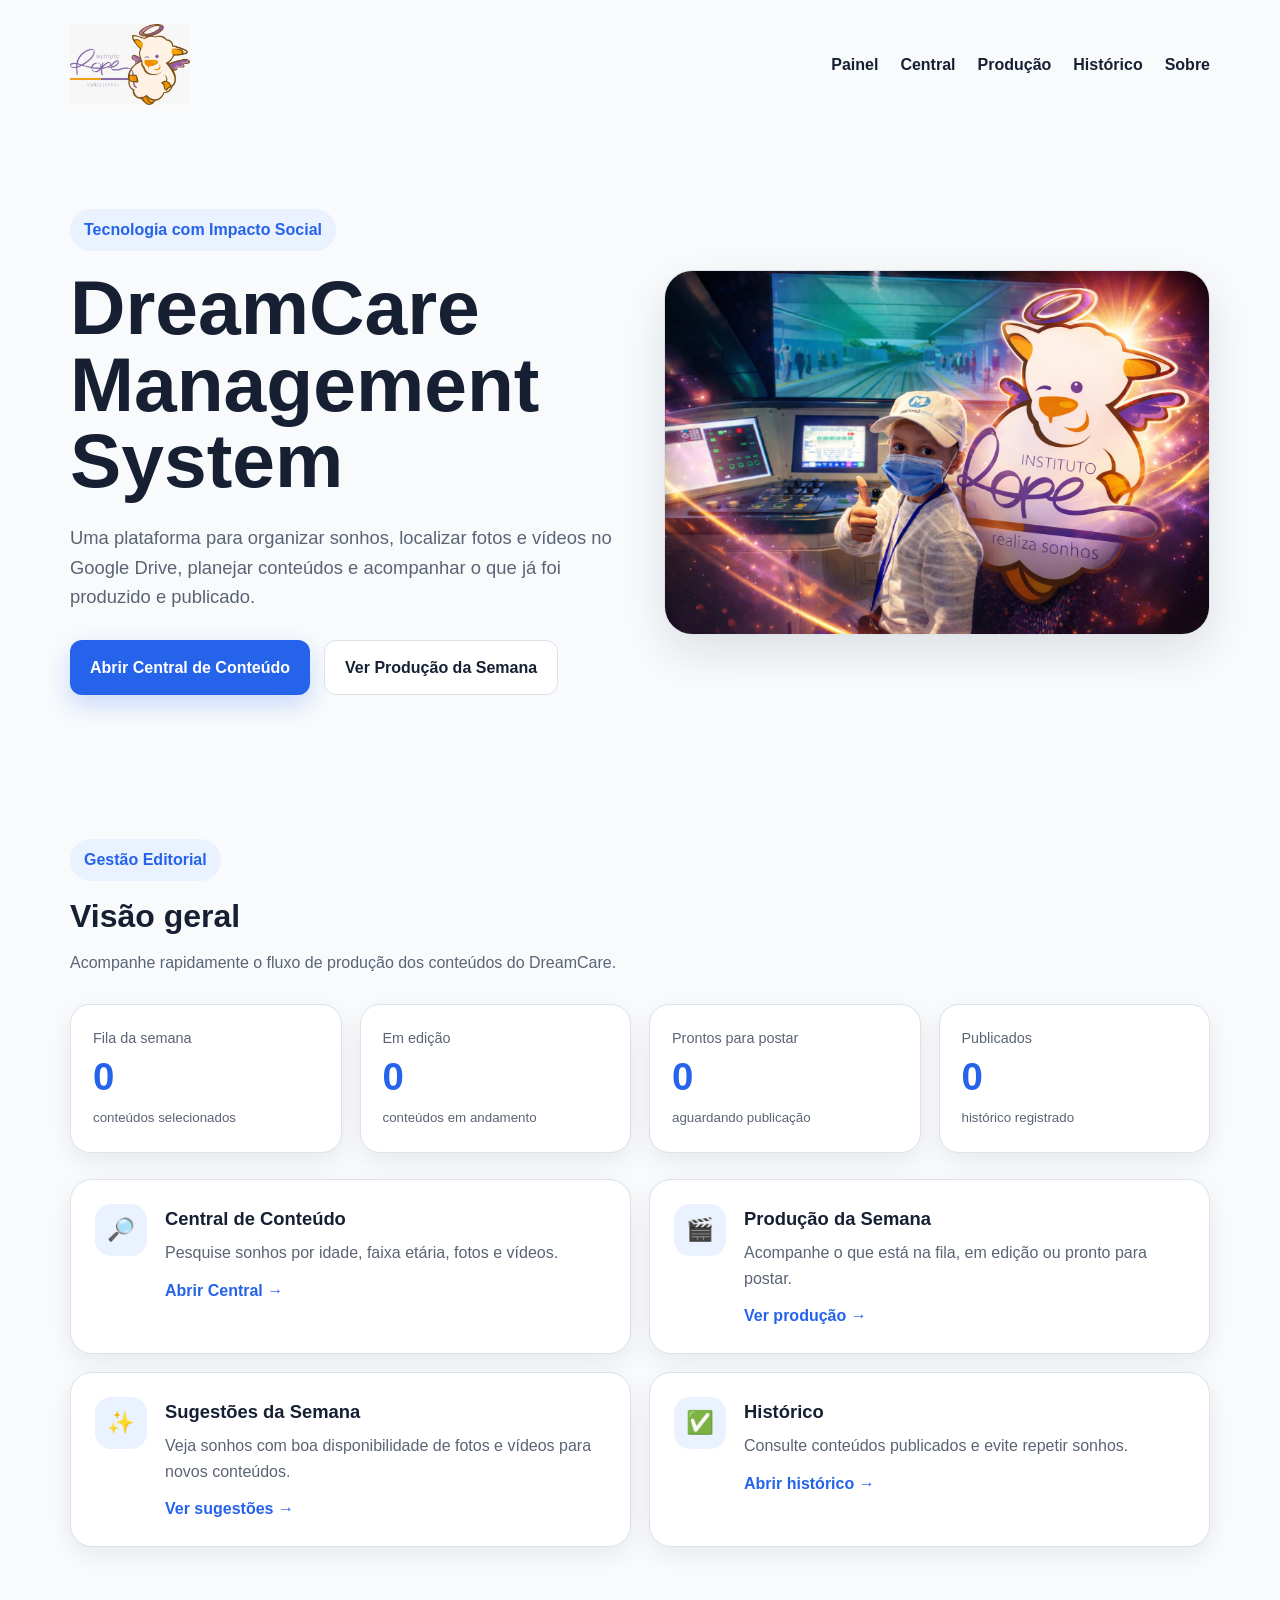
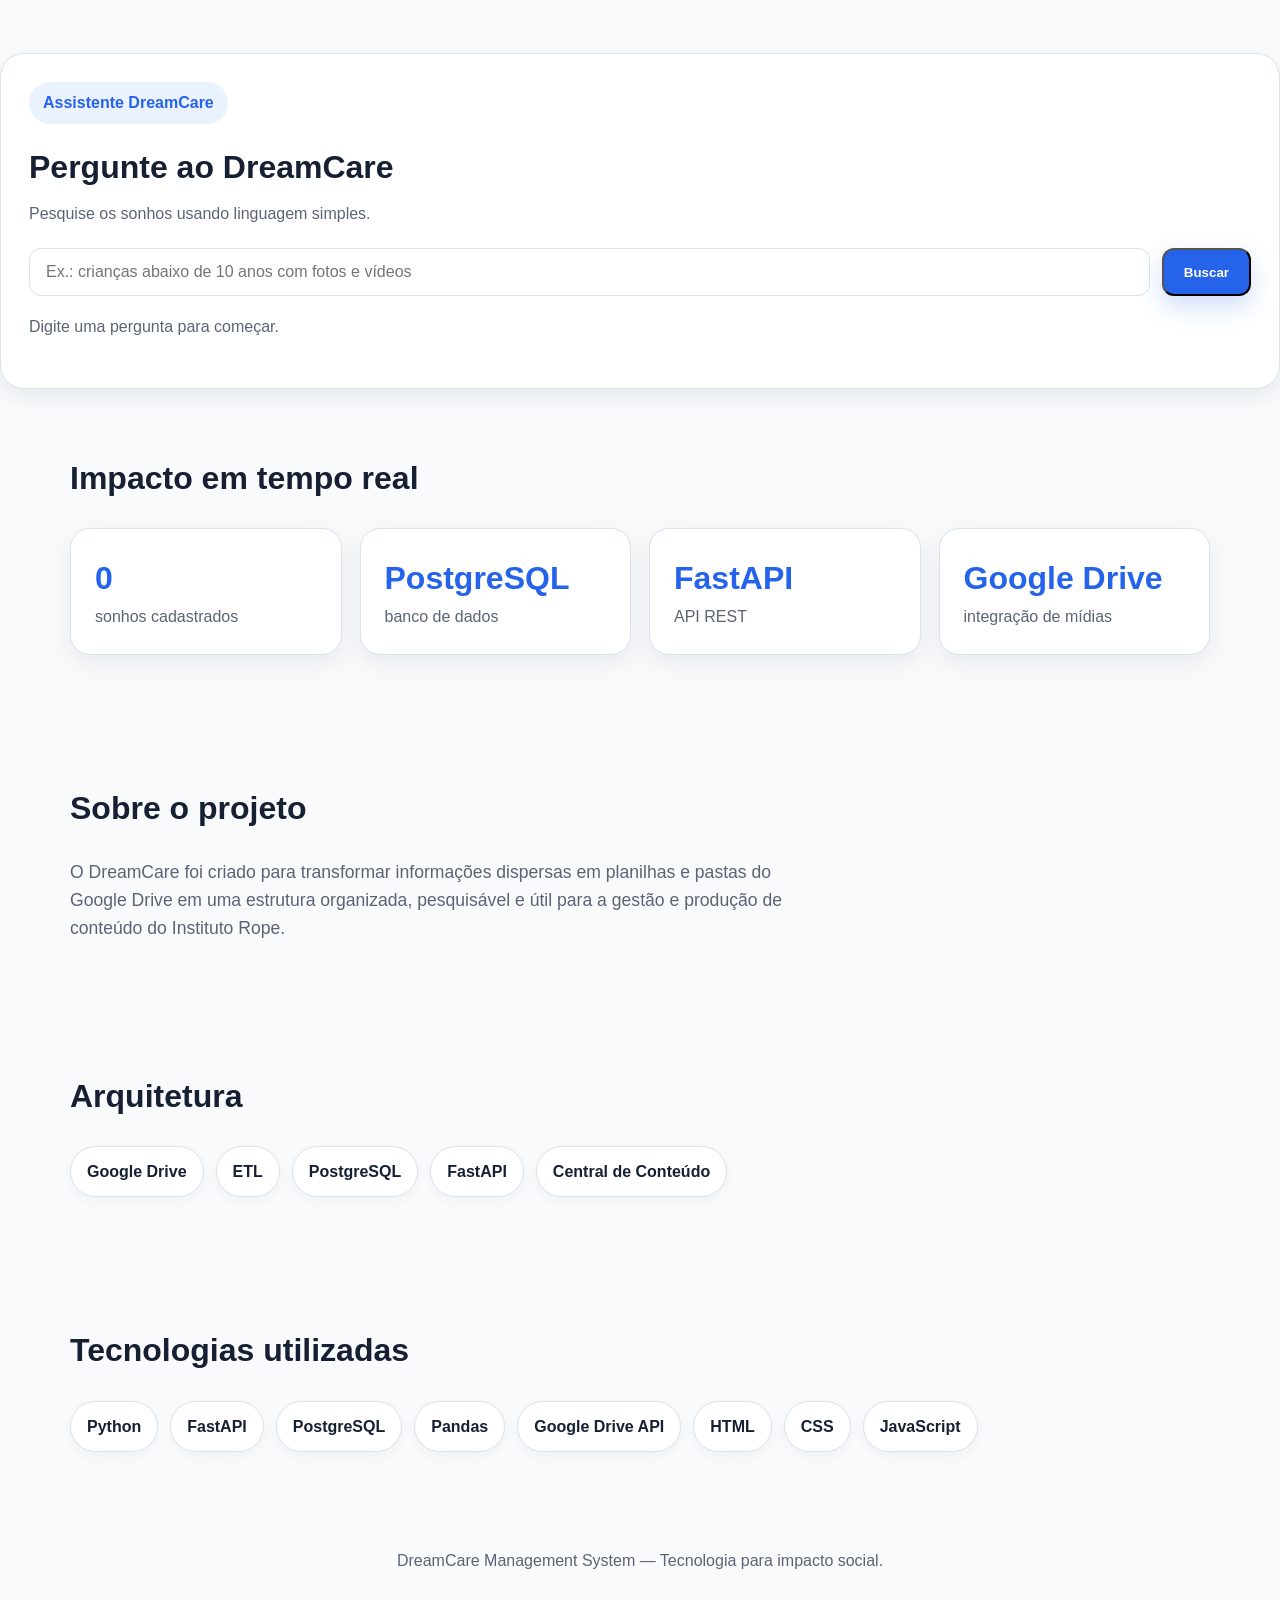
<file: landing/index.html>
<!doctype html>
<html lang="pt-BR">
  <head>
    <meta charset="UTF-8" />
    <meta name="viewport" content="width=device-width, initial-scale=1.0" />

    <title>DreamCare Management System</title>

    <meta
      name="description"
      content="Sistema para gestão, automação e análise de sonhos realizados pelo Instituto Rope."
    />

    <link rel="stylesheet" href="style.css" />
  </head>

  <body>
    <a href="#conteudo" class="skip-link"> Pular para o conteúdo </a>

    <!-- ===================================== -->
    <!-- HEADER -->
    <!-- ===================================== -->

    <header class="header">
      <a
        href="index.html"
        class="logo-link"
        aria-label="Página inicial DreamCare"
      >
        <img src="assets/logo.png" alt="Logo DreamCare" class="logo" />
      </a>

      <nav aria-label="Menu principal">
        <a href="#painel"> Painel </a>

        <a href="central.html"> Central </a>

        <a href="producao.html"> Produção </a>

        <a href="historico.html"> Histórico </a>

        <a href="#sobre"> Sobre </a>
      </nav>
    </header>

    <main id="conteudo">
      <!-- ===================================== -->
      <!-- HERO -->
      <!-- ===================================== -->

      <section class="hero">
        <div class="hero-texto">
          <span class="tag"> Tecnologia com Impacto Social </span>

          <h1>DreamCare Management System</h1>

          <p>
            Uma plataforma para organizar sonhos, localizar fotos e vídeos no
            Google Drive, planejar conteúdos e acompanhar o que já foi produzido
            e publicado.
          </p>

          <div class="botoes">
            <a href="central.html" class="btn primario">
              Abrir Central de Conteúdo
            </a>

            <a href="producao.html" class="btn secundario">
              Ver Produção da Semana
            </a>
          </div>
        </div>

        <div class="hero-imagem">
          <img
            src="assets/banner.jpg"
            alt="Imagem visual representando o projeto DreamCare"
          />
        </div>
      </section>

      <!-- ===================================== -->
      <!-- PAINEL OPERACIONAL -->
      <!-- ===================================== -->

      <section id="painel" class="painel" aria-labelledby="titulo-painel">
        <div class="titulo-secao">
          <div>
            <span class="tag tag-painel"> Gestão Editorial </span>

            <h2 id="titulo-painel">Visão geral</h2>

            <p>
              Acompanhe rapidamente o fluxo de produção dos conteúdos do
              DreamCare.
            </p>
          </div>
        </div>

        <!-- INDICADORES -->

        <div class="grid-indicadores">
          <a href="producao.html" class="card-indicador">
            <span> Fila da semana </span>

            <strong id="total-fila"> 0 </strong>

            <small> conteúdos selecionados </small>
          </a>

          <a href="producao.html" class="card-indicador">
            <span> Em edição </span>

            <strong id="total-edicao"> 0 </strong>

            <small> conteúdos em andamento </small>
          </a>

          <a href="producao.html" class="card-indicador">
            <span> Prontos para postar </span>

            <strong id="total-prontos"> 0 </strong>

            <small> aguardando publicação </small>
          </a>

          <a href="historico.html" class="card-indicador">
            <span> Publicados </span>

            <strong id="total-publicados"> 0 </strong>

            <small> histórico registrado </small>
          </a>
        </div>

        <!-- ATALHOS -->

        <div class="grid-acoes">
          <a href="central.html" class="card-acao">
            <div class="icone-acao">🔎</div>

            <div>
              <h3>Central de Conteúdo</h3>

              <p>Pesquise sonhos por idade, faixa etária, fotos e vídeos.</p>

              <span class="link-acao"> Abrir Central → </span>
            </div>
          </a>

          <a href="producao.html" class="card-acao">
            <div class="icone-acao">🎬</div>

            <div>
              <h3>Produção da Semana</h3>

              <p>
                Acompanhe o que está na fila, em edição ou pronto para postar.
              </p>

              <span class="link-acao"> Ver produção → </span>
            </div>
          </a>

          <a href="central.html" class="card-acao">
            <div class="icone-acao">✨</div>

            <div>
              <h3>Sugestões da Semana</h3>

              <p>
                Veja sonhos com boa disponibilidade de fotos e vídeos para novos
                conteúdos.
              </p>

              <span class="link-acao"> Ver sugestões → </span>
            </div>
          </a>

          <a href="historico.html" class="card-acao">
            <div class="icone-acao">✅</div>

            <div>
              <h3>Histórico</h3>

              <p>Consulte conteúdos publicados e evite repetir sonhos.</p>

              <span class="link-acao"> Abrir histórico → </span>
            </div>
          </a>
        </div>
      </section>
      <section class="assistente">
        <div class="assistente-cabecalho">
          <div>
            <span class="tag">Assistente DreamCare</span>

            <h2>Pergunte ao DreamCare</h2>

            <p>Pesquise os sonhos usando linguagem simples.</p>
          </div>
        </div>

        <div class="assistente-box">
          <input
            type="text"
            id="pergunta-dreamcare"
            placeholder="Ex.: crianças abaixo de 10 anos com fotos e vídeos"
          />

          <button type="button" id="botao-perguntar" class="btn primario">
            Buscar
          </button>
        </div>

        <div id="resposta-assistente" class="resposta-assistente">
          Digite uma pergunta para começar.
        </div>

        <div id="resultados-assistente" class="resultados-assistente"></div>
      </section>

      <!-- ===================================== -->
      <!-- MÉTRICAS -->
      <!-- ===================================== -->

      <section id="metricas" class="metricas" aria-labelledby="titulo-metricas">
        <h2 id="titulo-metricas">Impacto em tempo real</h2>

        <div class="grid-metricas">
          <article class="card-metrica">
            <strong id="total-sonhos"> 0 </strong>

            <span> sonhos cadastrados </span>
          </article>

          <article class="card-metrica">
            <strong> PostgreSQL </strong>

            <span> banco de dados </span>
          </article>

          <article class="card-metrica">
            <strong> FastAPI </strong>

            <span> API REST </span>
          </article>

          <article class="card-metrica">
            <strong> Google Drive </strong>

            <span> integração de mídias </span>
          </article>
        </div>
      </section>

      <!-- ===================================== -->
      <!-- SOBRE -->
      <!-- ===================================== -->

      <section id="sobre" class="secao">
        <h2>Sobre o projeto</h2>

        <p>
          O DreamCare foi criado para transformar informações dispersas em
          planilhas e pastas do Google Drive em uma estrutura organizada,
          pesquisável e útil para a gestão e produção de conteúdo do Instituto
          Rope.
        </p>
      </section>

      <!-- ===================================== -->
      <!-- ARQUITETURA -->
      <!-- ===================================== -->

      <section id="arquitetura" class="secao">
        <h2>Arquitetura</h2>

        <div class="fluxo">
          <span> Google Drive </span>

          <span> ETL </span>

          <span> PostgreSQL </span>

          <span> FastAPI </span>

          <span> Central de Conteúdo </span>
        </div>
      </section>

      <!-- ===================================== -->
      <!-- TECNOLOGIAS -->
      <!-- ===================================== -->

      <section id="tecnologias" class="secao">
        <h2>Tecnologias utilizadas</h2>

        <div class="tecnologias">
          <span> Python </span>

          <span> FastAPI </span>

          <span> PostgreSQL </span>

          <span> Pandas </span>

          <span> Google Drive API </span>

          <span> HTML </span>

          <span> CSS </span>

          <span> JavaScript </span>
        </div>
      </section>
    </main>

    <footer class="footer">
      <p>DreamCare Management System — Tecnologia para impacto social.</p>
    </footer>

    <script src="script.js"></script>
  </body>
</html>
</file>
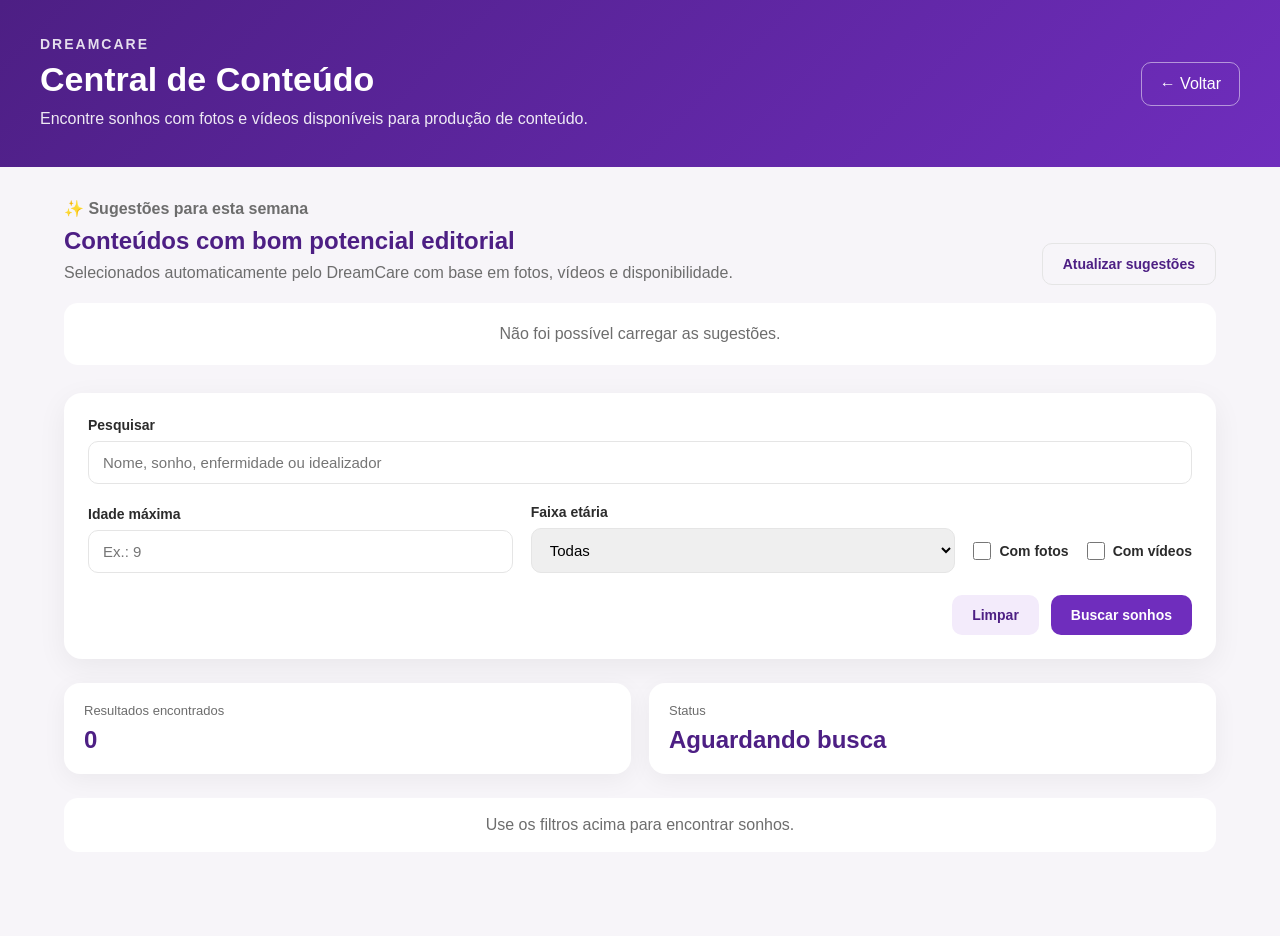
<file: landing/central.html>
<!doctype html>
<html lang="pt-BR">
  <head>
    <meta charset="UTF-8" />

    <meta name="viewport" content="width=device-width, initial-scale=1.0" />

    <title>DreamCare | Central de Conteúdo</title>

    <link rel="stylesheet" href="central.css" />
  </head>

  <body>
    <header class="topo">
      <div class="topo-conteudo">
        <div>
          <p class="marca">DREAMCARE</p>

          <h1>Central de Conteúdo</h1>

          <p class="subtitulo">
            Encontre sonhos com fotos e vídeos disponíveis para produção de
            conteúdo.
          </p>
        </div>

        <a href="index.html" class="botao-voltar"> ← Voltar </a>
      </div>
    </header>

    <main class="container">
      <!-- ================================= -->
      <!-- FILTROS -->
      <!-- ================================= -->
      <section class="sugestoes-semana">
        <div class="sugestoes-cabecalho">
          <div>
            <p class="sugestoes-label">✨ Sugestões para esta semana</p>

            <h2>Conteúdos com bom potencial editorial</h2>

            <p>
              Selecionados automaticamente pelo DreamCare com base em fotos,
              vídeos e disponibilidade.
            </p>
          </div>

          <button
            type="button"
            id="botao-atualizar-sugestoes"
            class="botao-secundario"
          >
            Atualizar sugestões
          </button>
        </div>

        <div id="lista-sugestoes" class="lista-sugestoes">
          <div class="mensagem-sugestoes">Carregando sugestões...</div>
        </div>
      </section>
      <section class="painel-filtros">
        <div class="campo campo-busca">
          <label for="busca"> Pesquisar </label>

          <input
            type="text"
            id="busca"
            placeholder="Nome, sonho, enfermidade ou idealizador"
          />
        </div>

        <div class="linha-filtros">
          <div class="campo">
            <label for="idade-maxima"> Idade máxima </label>

            <input
              type="number"
              id="idade-maxima"
              min="0"
              max="120"
              placeholder="Ex.: 9"
            />
          </div>

          <div class="campo">
            <label for="faixa-etaria"> Faixa etária </label>

            <select id="faixa-etaria">
              <option value="">Todas</option>

              <option value="CRIANCA">Criança</option>

              <option value="ADOLESCENTE">Adolescente</option>

              <option value="ADULTO">Adulto</option>
            </select>
          </div>

          <div class="campo-checkbox">
            <label>
              <input type="checkbox" id="tem-fotos" />

              Com fotos
            </label>
          </div>

          <div class="campo-checkbox">
            <label>
              <input type="checkbox" id="tem-videos" />

              Com vídeos
            </label>
          </div>
        </div>

        <div class="acoes-filtros">
          <button type="button" id="botao-limpar" class="botao-secundario">
            Limpar
          </button>

          <button type="button" id="botao-buscar" class="botao-principal">
            Buscar sonhos
          </button>
        </div>
      </section>

      <!-- ================================= -->
      <!-- RESUMO -->
      <!-- ================================= -->

      <section class="resumo">
        <div>
          <p>Resultados encontrados</p>

          <strong id="total-resultados"> 0 </strong>
        </div>

        <div>
          <p>Status</p>

          <strong id="status-consulta"> Aguardando busca </strong>
        </div>
      </section>

      <!-- ================================= -->
      <!-- MENSAGEM -->
      <!-- ================================= -->

      <div id="mensagem" class="mensagem">
        Use os filtros acima para encontrar sonhos.
      </div>

      <!-- ================================= -->
      <!-- RESULTADOS -->
      <!-- ================================= -->

      <section id="lista-resultados" class="lista-resultados"></section>
    </main>

    <script src="central.js"></script>
  </body>
</html>
</file>
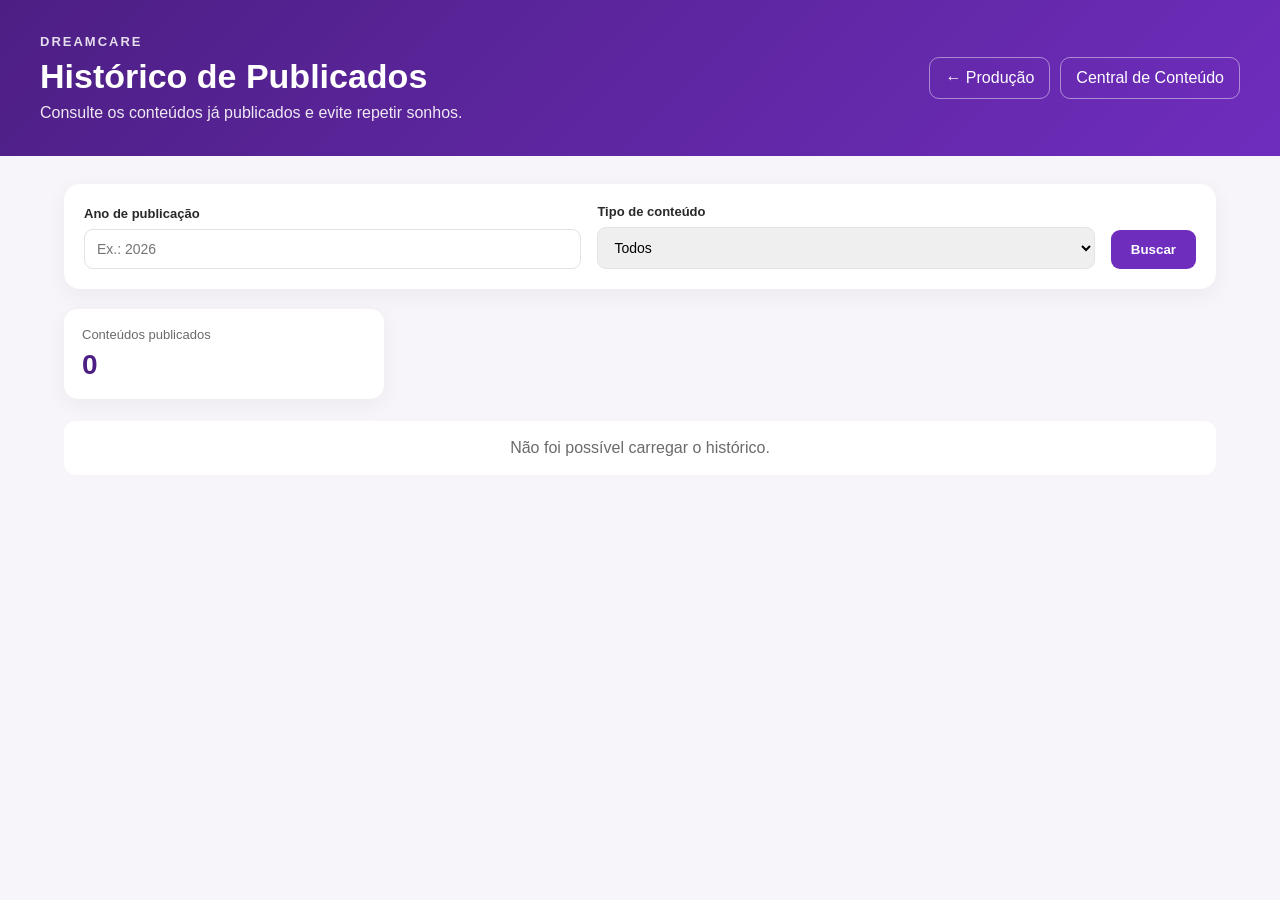
<file: landing/historico.html>
<!doctype html>
<html lang="pt-BR">
  <head>
    <meta charset="UTF-8" />

    <meta name="viewport" content="width=device-width, initial-scale=1.0" />

    <title>DreamCare | Histórico de Publicados</title>

    <link rel="stylesheet" href="historico.css" />
  </head>

  <body>
    <header class="topo">
      <div class="topo-conteudo">
        <div>
          <p class="marca">DREAMCARE</p>

          <h1>Histórico de Publicados</h1>

          <p class="subtitulo">
            Consulte os conteúdos já publicados e evite repetir sonhos.
          </p>
        </div>

        <div class="topo-acoes">
          <a href="producao.html" class="botao-topo"> ← Produção </a>

          <a href="central.html" class="botao-topo"> Central de Conteúdo </a>
        </div>
      </div>
    </header>

    <main class="container">
      <section class="filtros">
        <div class="campo">
          <label for="ano"> Ano de publicação </label>

          <input type="number" id="ano" placeholder="Ex.: 2026" />
        </div>

        <div class="campo">
          <label for="tipo"> Tipo de conteúdo </label>

          <select id="tipo">
            <option value="">Todos</option>

            <option value="REEL">Reel</option>

            <option value="CARROSSEL">Carrossel</option>

            <option value="STORY">Story</option>

            <option value="POST">Post</option>
          </select>
        </div>

        <button type="button" id="botao-buscar" class="botao-principal">
          Buscar
        </button>
      </section>

      <section class="resumo">
        <div>
          <span> Conteúdos publicados </span>

          <strong id="total"> 0 </strong>
        </div>
      </section>

      <div id="mensagem" class="mensagem">Carregando histórico...</div>

      <section id="lista" class="lista"></section>
    </main>

    <script src="historico.js"></script>
  </body>
</html>
</file>
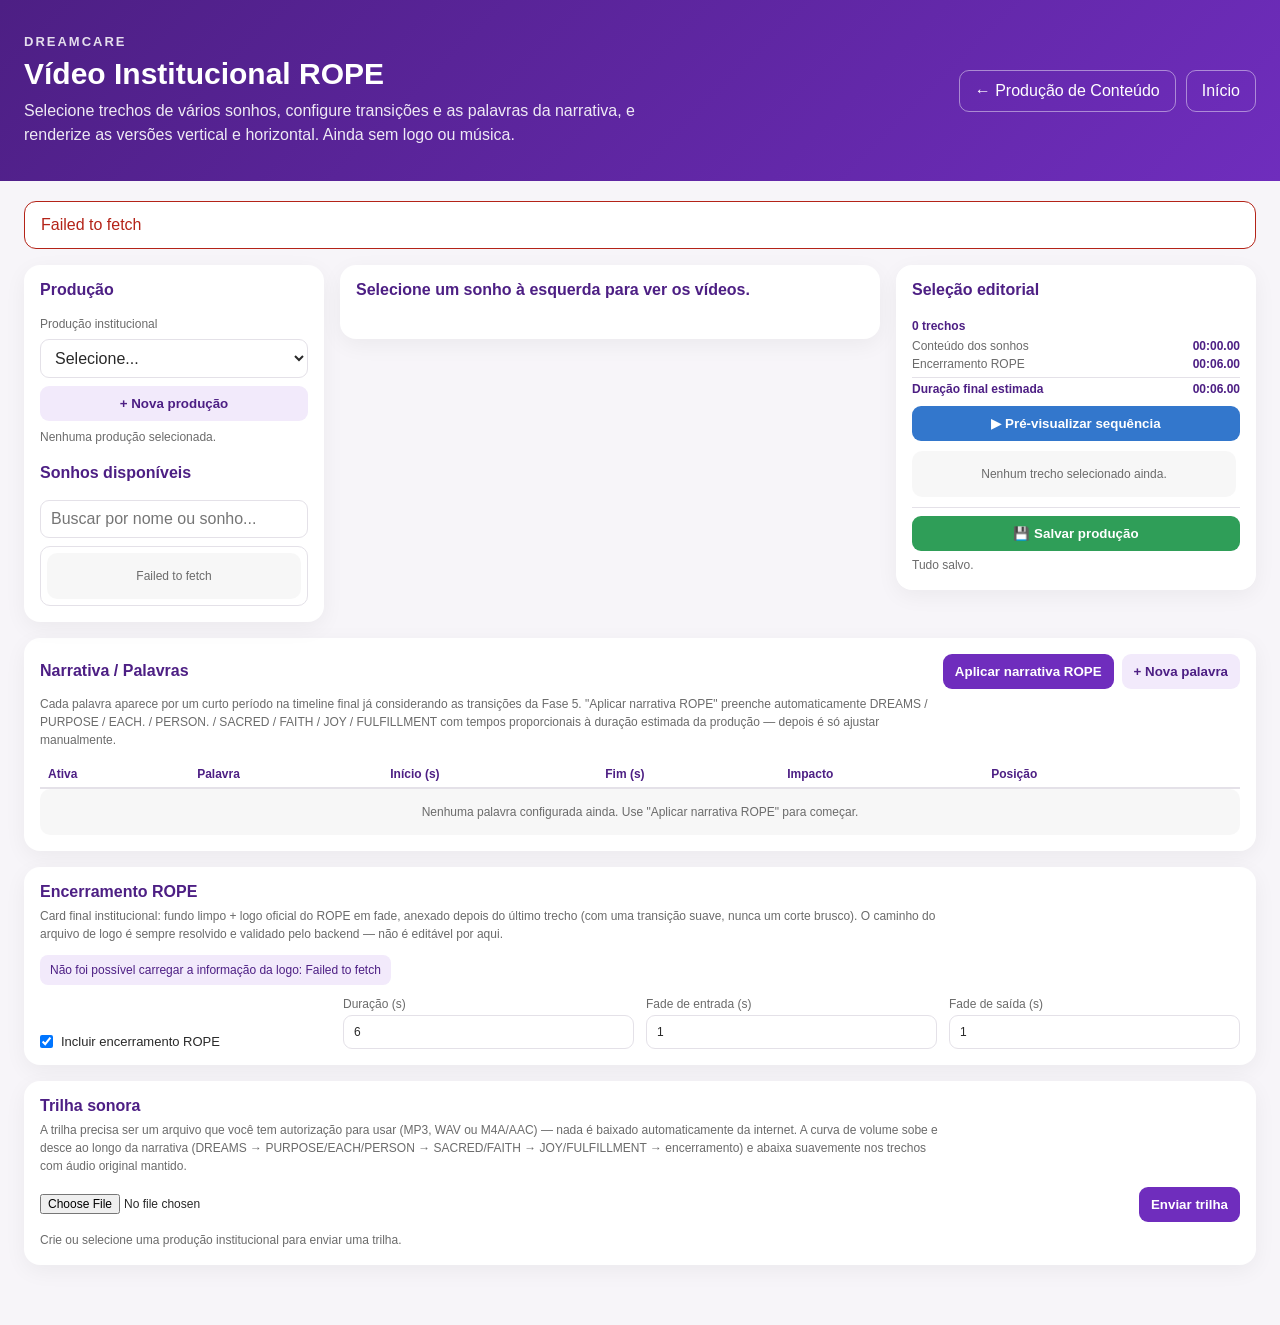
<file: landing/institucional.html>
<!doctype html>
<html lang="pt-BR">
  <head>
    <meta charset="UTF-8" />

    <meta name="viewport" content="width=device-width, initial-scale=1.0" />

    <title>DreamCare | Vídeo Institucional ROPE</title>

    <link rel="stylesheet" href="institucional.css" />
  </head>

  <body>
    <header class="topo">
      <div class="topo-conteudo">
        <div>
          <p class="marca">DREAMCARE</p>

          <h1>Vídeo Institucional ROPE</h1>

          <p class="subtitulo">
            Selecione trechos de vários sonhos, configure transições e as palavras da
            narrativa, e renderize as versões vertical e horizontal. Ainda sem logo ou
            música.
          </p>
        </div>

        <div class="topo-acoes">
          <a href="producao.html" class="botao-topo"> ← Produção de Conteúdo </a>

          <a href="index.html" class="botao-topo"> Início </a>
        </div>
      </div>
    </header>

    <main class="container">
      <div id="mensagem-global" class="mensagem" hidden></div>

      <section class="layout-institucional">
        <!-- COLUNA ESQUERDA: produção + sonhos -->

        <div class="coluna coluna-sonhos">
          <div class="bloco-producao">
            <h2>Produção</h2>

            <label for="select-producao">Produção institucional</label>

            <select id="select-producao">
              <option value="">Selecione...</option>
            </select>

            <button type="button" id="botao-nova-producao" class="botao-card">
              + Nova produção
            </button>

            <p id="status-producao" class="status-automacao">
              Nenhuma produção selecionada.
            </p>
          </div>

          <div class="bloco-sonhos">
            <h2>Sonhos disponíveis</h2>

            <input
              type="search"
              id="busca-sonho"
              placeholder="Buscar por nome ou sonho..."
            />

            <div id="lista-sonhos" class="lista-sonhos">
              <div class="vazio">Carregando sonhos...</div>
            </div>
          </div>
        </div>

        <!-- COLUNA CENTRAL: vídeos do sonho + player + marcação -->

        <div class="coluna coluna-central">
          <h2 id="titulo-sonho-selecionado">
            Selecione um sonho à esquerda para ver os vídeos.
          </h2>

          <div id="lista-videos-sonho" class="lista-videos"></div>

          <div id="area-player" class="area-player" hidden>
            <h3 id="titulo-video-selecionado"></h3>

            <video
              id="player-principal"
              class="previa-video"
              controls
              preload="metadata"
            ></video>

            <div class="tempo-atual" id="tempo-atual-principal">
              Tempo atual: 00:00.00
            </div>

            <div class="marcadores-trecho">
              <button type="button" id="marcar-inicio-principal">
                Marcar início aqui
              </button>

              <button type="button" id="marcar-fim-principal">
                Marcar fim aqui
              </button>
            </div>

            <div class="campos-trecho">
              <label>
                Início (s)
                <input type="number" id="inicio-novo" min="0" step="0.001" value="0" />
              </label>

              <label>
                Fim (s)
                <input type="number" id="fim-novo" min="0" step="0.001" value="0" />
              </label>
            </div>

            <div class="campos-trecho">
              <label>
                Seção narrativa
                <select id="secao-novo"></select>
              </label>

              <label>
                Encaixe (vertical/horizontal)
                <select id="encaixe-novo">
                  <option value="cobrir">Cobrir (preenche, pode cortar bordas)</option>
                  <option value="conter">Conter (mostra tudo, pode ter barras)</option>
                </select>
              </label>
            </div>

            <label class="linha-checkbox">
              <input type="checkbox" id="audio-novo" />
              Manter áudio original deste trecho (falas, risadas, reações)
            </label>

            <div id="alerta-novo-trecho" class="alerta alerta-atencao" hidden></div>

            <button type="button" id="botao-adicionar-trecho" class="botao-card">
              + Adicionar trecho à seleção
            </button>
          </div>
        </div>

        <!-- COLUNA LATERAL: timeline editorial -->

        <div class="coluna coluna-trechos">
          <h2>Seleção editorial</h2>

          <div id="resumo-duracao" class="resumo-duracao">
            <span id="total-trechos">0 trechos</span>
            <span class="linha-duracao">
              <span>Conteúdo dos sonhos</span>
              <strong id="duracao-conteudo">0.0s</strong>
            </span>
            <span class="linha-duracao">
              <span>Encerramento ROPE</span>
              <strong id="duracao-encerramento">0.0s</strong>
            </span>
            <span class="linha-duracao linha-duracao-total">
              <span>Duração final estimada</span>
              <strong id="duracao-total">0.0s</strong>
            </span>
          </div>

          <div id="alerta-duracao" class="alerta alerta-atencao" hidden></div>

          <button type="button" id="botao-previa-sequencia" class="botao-card botao-preview-sequencia">
            ▶ Pré-visualizar sequência
          </button>

          <div id="lista-trechos" class="lista-trechos-editorial">
            <div class="vazio">
              Nenhum trecho selecionado ainda.
            </div>
          </div>

          <div class="rodape-trechos">
            <button type="button" id="botao-salvar" class="botao-card botao-salvar">
              💾 Salvar produção
            </button>

            <p id="status-salvamento" class="status-automacao">Tudo salvo.</p>
          </div>
        </div>
      </section>

      <!-- NARRATIVA / PALAVRAS (Fase 6) -->

      <section class="secao-narrativa">
        <div class="cabecalho-narrativa">
          <h2>Narrativa / Palavras</h2>

          <div class="acoes-narrativa">
            <button type="button" id="botao-preset-rope" class="botao-card botao-preset">
              Aplicar narrativa ROPE
            </button>

            <button type="button" id="botao-nova-palavra" class="botao-card botao-nova-palavra">
              + Nova palavra
            </button>
          </div>
        </div>

        <p class="ajuda-narrativa">
          Cada palavra aparece por um curto período na timeline final já considerando as
          transições da Fase 5. "Aplicar narrativa ROPE" preenche automaticamente
          DREAMS / PURPOSE / EACH. / PERSON. / SACRED / FAITH / JOY / FULFILLMENT com tempos
          proporcionais à duração estimada da produção — depois é só ajustar manualmente.
        </p>

        <div class="tabela-palavras-wrapper">
          <table class="tabela-palavras">
            <thead>
              <tr>
                <th>Ativa</th>
                <th>Palavra</th>
                <th>Início (s)</th>
                <th>Fim (s)</th>
                <th>Impacto</th>
                <th>Posição</th>
                <th></th>
              </tr>
            </thead>

            <tbody id="lista-palavras"></tbody>
          </table>
        </div>

        <div id="palavras-vazio" class="vazio">
          Nenhuma palavra configurada ainda. Use "Aplicar narrativa ROPE" para começar.
        </div>
      </section>

      <!-- ENCERRAMENTO ROPE (Fase 7) -->

      <section class="secao-encerramento">
        <h2>Encerramento ROPE</h2>

        <p class="ajuda-narrativa">
          Card final institucional: fundo limpo + logo oficial do ROPE em fade, anexado
          depois do último trecho (com uma transição suave, nunca um corte brusco). O
          caminho do arquivo de logo é sempre resolvido e validado pelo backend — não é
          editável por aqui.
        </p>

        <p class="info-logo" id="info-logo">Carregando informações da logo...</p>

        <div class="campos-encerramento">
          <label class="linha-checkbox">
            <input type="checkbox" id="encerramento-ativo" checked />
            Incluir encerramento ROPE
          </label>

          <label>
            Duração (s)
            <input type="number" id="encerramento-duracao" min="3" max="10" step="0.5" value="6" />
          </label>

          <label>
            Fade de entrada (s)
            <input type="number" id="encerramento-fade-entrada" min="0.1" step="0.1" value="1" />
          </label>

          <label>
            Fade de saída (s)
            <input type="number" id="encerramento-fade-saida" min="0.1" step="0.1" value="1" />
          </label>
        </div>
      </section>

      <!-- TRILHA SONORA (Fase 8) -->

      <section class="secao-musica">
        <h2>Trilha sonora</h2>

        <p class="ajuda-narrativa">
          A trilha precisa ser um arquivo que você tem autorização para usar (MP3, WAV ou
          M4A/AAC) — nada é baixado automaticamente da internet. A curva de volume sobe e
          desce ao longo da narrativa (DREAMS → PURPOSE/EACH/PERSON → SACRED/FAITH →
          JOY/FULFILLMENT → encerramento) e abaixa suavemente nos trechos com áudio original
          mantido.
        </p>

        <div class="envio-musica">
          <input type="file" id="musica-arquivo-input" accept=".mp3,.wav,.m4a,.aac,audio/*" />
          <button type="button" id="botao-enviar-musica" class="botao-card botao-preset">
            Enviar trilha
          </button>
        </div>

        <p class="status-automacao" id="status-musica">Nenhuma produção selecionada.</p>

        <div id="bloco-musica-atual" class="bloco-musica-atual" hidden>
          <p class="info-logo" id="info-musica-atual"></p>

          <audio id="preview-musica" controls preload="none"></audio>

          <div class="campos-encerramento">
            <label class="linha-checkbox">
              <input type="checkbox" id="musica-ativa" />
              Música ativa
            </label>

            <label>
              Volume geral (0–1.5)
              <input type="number" id="musica-volume-base" min="0" max="1.5" step="0.05" value="0.8" />
            </label>
          </div>

          <button type="button" id="botao-remover-musica" class="botao-card botao-nova-palavra">
            Remover trilha
          </button>
        </div>
      </section>
    </main>

    <div id="modal-previa-sequencia" class="modal-previa" hidden>
      <div class="modal-previa-conteudo">
        <div class="modal-previa-cabecalho">
          <span id="previa-titulo-trecho">Trecho</span>
          <button type="button" id="fechar-previa-sequencia" class="botao-fechar-previa" aria-label="Fechar prévia">
            ✕
          </button>
        </div>

        <video id="player-previa-sequencia" class="previa-sequencia-video" controls></video>

        <div class="tempo-atual" id="tempo-atual-previa-sequencia">Tempo atual: 00:00.00</div>

        <div class="previa-sequencia-navegacao">
          <button type="button" id="previa-anterior" class="botao-card">‹ Anterior</button>
          <span id="previa-posicao">1 / 1</span>
          <button type="button" id="previa-proxima" class="botao-card">Próximo ›</button>
        </div>
      </div>
    </div>

    <script src="institucional.js"></script>
  </body>
</html>
</file>
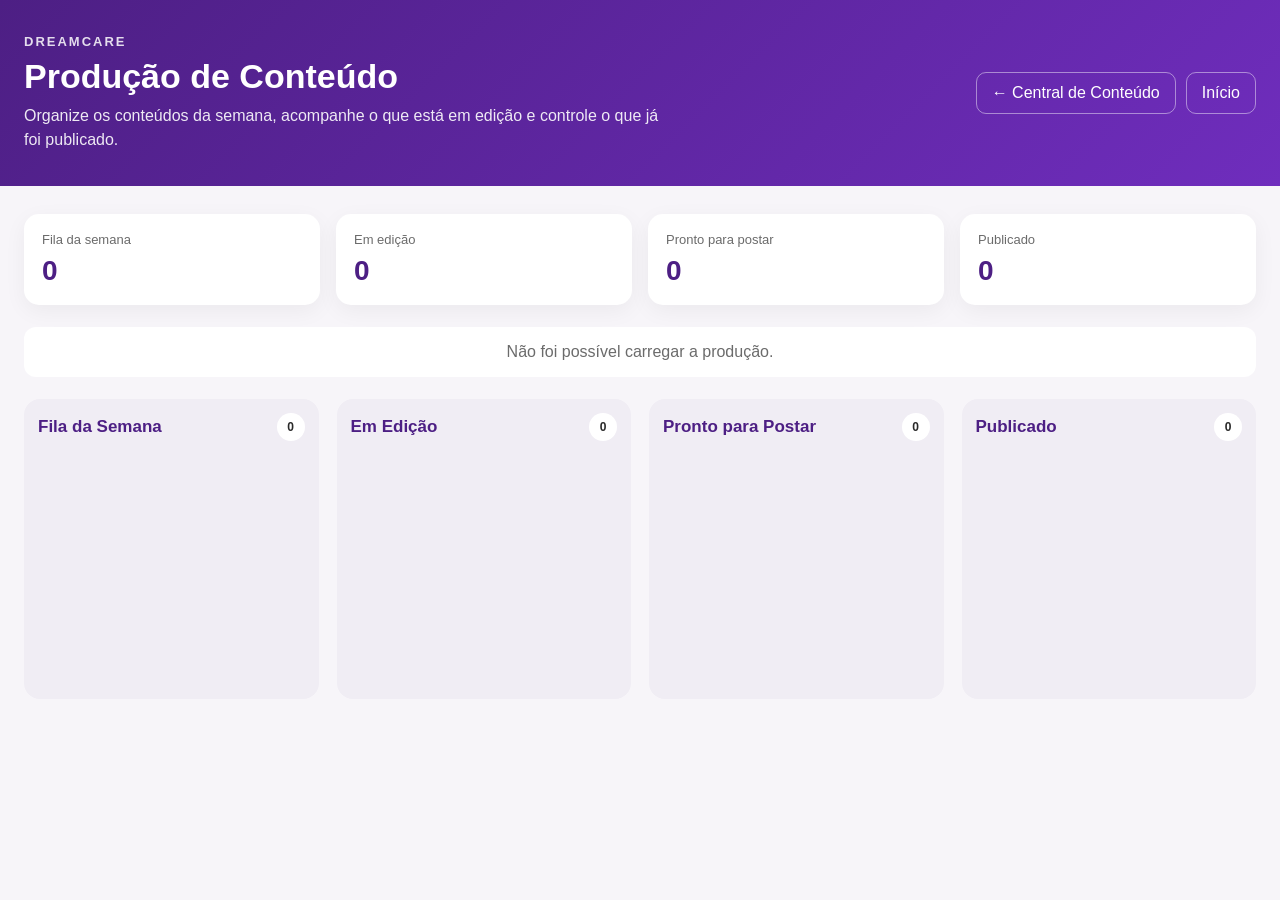
<file: landing/producao.html>
<!doctype html>
<html lang="pt-BR">
  <head>
    <meta charset="UTF-8" />

    <meta name="viewport" content="width=device-width, initial-scale=1.0" />

    <title>DreamCare | Produção de Conteúdo</title>

    <link rel="stylesheet" href="producao.css" />
  </head>

  <body>
    <header class="topo">
      <div class="topo-conteudo">
        <div>
          <p class="marca">DREAMCARE</p>

          <h1>Produção de Conteúdo</h1>

          <p class="subtitulo">
            Organize os conteúdos da semana, acompanhe o que está em edição e
            controle o que já foi publicado.
          </p>
        </div>

        <div class="topo-acoes">
          <a href="central.html" class="botao-topo"> ← Central de Conteúdo </a>

          <a href="index.html" class="botao-topo"> Início </a>
        </div>
      </div>
    </header>

    <main class="container">
      <!-- RESUMO -->

      <section class="resumo">
        <div class="resumo-card">
          <span>Fila da semana</span>
          <strong id="total-a-fazer">0</strong>
        </div>

        <div class="resumo-card">
          <span>Em edição</span>
          <strong id="total-em-producao">0</strong>
        </div>

        <div class="resumo-card">
          <span>Pronto para postar</span>
          <strong id="total-pronto">0</strong>
        </div>

        <div class="resumo-card">
          <span>Publicado</span>
          <strong id="total-publicado">0</strong>
        </div>
      </section>

      <!-- STATUS -->

      <div id="mensagem" class="mensagem">Carregando produção...</div>

      <!-- KANBAN -->

      <section class="kanban">
        <!-- FILA DA SEMANA -->

        <div class="coluna">
          <div class="coluna-topo">
            <h2>Fila da Semana</h2>

            <span class="contador" id="contador-a-fazer"> 0 </span>
          </div>

          <div class="lista-cards" id="lista-a-fazer"></div>
        </div>

        <!-- EM EDIÇÃO -->

        <div class="coluna">
          <div class="coluna-topo">
            <h2>Em Edição</h2>

            <span class="contador" id="contador-em-producao"> 0 </span>
          </div>

          <div class="lista-cards" id="lista-em-producao"></div>
        </div>

        <!-- PRONTO -->

        <div class="coluna">
          <div class="coluna-topo">
            <h2>Pronto para Postar</h2>

            <span class="contador" id="contador-pronto"> 0 </span>
          </div>

          <div class="lista-cards" id="lista-pronto"></div>
        </div>

        <!-- PUBLICADO -->

        <div class="coluna">
          <div class="coluna-topo">
            <h2>Publicado</h2>

            <span class="contador" id="contador-publicado"> 0 </span>
          </div>

          <div class="lista-cards" id="lista-publicado"></div>
        </div>
      </section>
    </main>

    <script src="producao.js"></script>
  </body>
</html>
</file>
<file: landing/style.css>
* {
  margin: 0;
  padding: 0;
  box-sizing: border-box;
}

:root {
  --bg: #f8fafc;
  --text: #172033;
  --muted: #5b6475;

  --primary: #2563eb;
  --primary-dark: #1d4ed8;
  --primary-soft: #eaf2ff;

  --card: #ffffff;
  --border: #dbe2ea;

  --focus: #ff7a00;
  --success: #138a4a;

  --shadow-sm: 0 8px 24px rgba(15, 23, 42, 0.07);
  --shadow-md: 0 18px 45px rgba(15, 23, 42, 0.11);
}

html {
  scroll-behavior: smooth;
}

body {
  font-family: Arial, sans-serif;
  background: var(--bg);
  color: var(--text);
  line-height: 1.6;
}

.skip-link {
  position: absolute;
  top: -50px;
  left: 16px;

  background: var(--focus);
  color: #000;

  padding: 10px 14px;

  border-radius: 8px;

  z-index: 1000;
}

.skip-link:focus {
  top: 16px;
}

a:focus,
button:focus {
  outline: 3px solid var(--focus);
  outline-offset: 4px;
}

a {
  -webkit-tap-highlight-color: transparent;
}

/* =========================================================
   HEADER
========================================================= */

.header {
  max-width: 1180px;
  margin: 0 auto;

  padding: 24px 20px;

  display: flex;
  align-items: center;
  justify-content: space-between;

  gap: 24px;
}

.logo-link {
  display: inline-flex;
  align-items: center;
}

.logo {
  width: 120px;
  display: block;
}

nav {
  display: flex;
  align-items: center;
  gap: 22px;
  flex-wrap: wrap;
}

nav a {
  color: var(--text);
  text-decoration: none;
  font-weight: 700;

  position: relative;
}

nav a::after {
  content: "";

  position: absolute;
  left: 0;
  bottom: -5px;

  width: 0;
  height: 2px;

  background: var(--primary);

  transition: width 0.2s ease;
}

nav a:hover::after {
  width: 100%;
}

/* =========================================================
   HERO
========================================================= */

.hero {
  max-width: 1180px;
  margin: 40px auto;

  padding: 40px 20px 64px;

  display: grid;
  grid-template-columns: 1fr 1fr;

  gap: 48px;

  align-items: center;
}

.tag {
  display: inline-block;

  background: var(--primary-soft);
  color: var(--primary);

  padding: 8px 14px;

  border-radius: 999px;

  font-weight: 700;

  margin-bottom: 18px;
}

h1 {
  font-size: clamp(2.5rem, 6vw, 4.8rem);
  line-height: 1;

  margin-bottom: 24px;
}

.hero-texto p {
  font-size: 1.15rem;
  color: var(--muted);

  max-width: 580px;
}

.botoes {
  display: flex;
  gap: 14px;

  margin-top: 28px;

  flex-wrap: wrap;
}

.btn {
  display: inline-flex;
  align-items: center;
  justify-content: center;

  min-height: 48px;

  padding: 14px 20px;

  border-radius: 12px;

  text-decoration: none;
  font-weight: 700;

  transition:
    transform 0.2s ease,
    background 0.2s ease,
    box-shadow 0.2s ease;
}

.btn:hover {
  transform: translateY(-2px);
}

.primario {
  background: var(--primary);
  color: #fff;

  box-shadow: 0 10px 25px rgba(37, 99, 235, 0.22);
}

.primario:hover {
  background: var(--primary-dark);
}

.secundario {
  border: 1px solid var(--border);

  color: var(--text);
  background: #fff;
}

.secundario:hover {
  box-shadow: var(--shadow-sm);
}

.hero-imagem img {
  width: 100%;
  display: block;

  border-radius: 28px;

  border: 1px solid var(--border);

  box-shadow: var(--shadow-md);
}

/* =========================================================
   PAINEL OPERACIONAL
========================================================= */

.painel {
  max-width: 1180px;
  margin: 0 auto;

  padding: 40px 20px 72px;
}

.titulo-secao {
  display: flex;
  justify-content: space-between;
  align-items: flex-end;

  gap: 20px;

  margin-bottom: 28px;
}

.titulo-secao h2 {
  margin-bottom: 8px;
}

.titulo-secao p {
  color: var(--muted);
}

.tag-painel {
  margin-bottom: 10px;
}

.grid-indicadores {
  display: grid;

  grid-template-columns: repeat(4, 1fr);

  gap: 18px;

  margin-bottom: 26px;
}

.card-indicador {
  background: var(--card);

  border: 1px solid var(--border);

  border-radius: 20px;

  padding: 22px;

  text-decoration: none;
  color: var(--text);

  box-shadow: var(--shadow-sm);

  transition:
    transform 0.2s ease,
    box-shadow 0.2s ease,
    border-color 0.2s ease;
}

.card-indicador:hover {
  transform: translateY(-4px);

  border-color: #b7c8e8;

  box-shadow: var(--shadow-md);
}

.card-indicador span {
  display: block;

  color: var(--muted);

  font-size: 0.9rem;

  margin-bottom: 8px;
}

.card-indicador strong {
  display: block;

  font-size: 2.4rem;

  color: var(--primary);

  line-height: 1;

  margin-bottom: 8px;
}

.card-indicador small {
  color: var(--muted);
}

/* =========================================================
   ATALHOS
========================================================= */

.grid-acoes {
  display: grid;

  grid-template-columns: repeat(2, 1fr);

  gap: 18px;
}

.card-acao {
  background: var(--card);

  border: 1px solid var(--border);

  border-radius: 22px;

  padding: 24px;

  display: flex;
  gap: 18px;

  text-decoration: none;
  color: var(--text);

  box-shadow: var(--shadow-sm);

  transition:
    transform 0.2s ease,
    box-shadow 0.2s ease,
    border-color 0.2s ease;
}

.card-acao:hover {
  transform: translateY(-4px);

  border-color: #b7c8e8;

  box-shadow: var(--shadow-md);
}

.icone-acao {
  width: 52px;
  height: 52px;

  flex: 0 0 52px;

  display: flex;
  align-items: center;
  justify-content: center;

  border-radius: 16px;

  background: var(--primary-soft);

  font-size: 1.4rem;
}

.card-acao h3 {
  margin-bottom: 7px;

  font-size: 1.15rem;
}

.card-acao p {
  color: var(--muted);

  margin-bottom: 12px;
}

.link-acao {
  color: var(--primary);

  font-weight: 700;
}

/* =========================================================
   MÉTRICAS
========================================================= */

.metricas,
.secao {
  max-width: 1180px;
  margin: 0 auto;

  padding: 64px 20px;
}

h2 {
  font-size: 2rem;

  margin-bottom: 24px;
}

.grid-metricas {
  display: grid;

  grid-template-columns: repeat(4, 1fr);

  gap: 18px;
}

.card-metrica {
  background: var(--card);

  border: 1px solid var(--border);

  border-radius: 20px;

  padding: 24px;

  box-shadow: var(--shadow-sm);
}

.card-metrica strong {
  display: block;

  font-size: 2rem;

  color: var(--primary);
}

.card-metrica span {
  color: var(--muted);
}

/* =========================================================
   SOBRE / ARQUITETURA / TECNOLOGIAS
========================================================= */

.secao p {
  max-width: 760px;

  font-size: 1.1rem;

  color: var(--muted);
}

.fluxo,
.tecnologias {
  display: flex;

  gap: 12px;

  flex-wrap: wrap;
}

.fluxo span,
.tecnologias span {
  background: #fff;

  border: 1px solid var(--border);

  padding: 12px 16px;

  border-radius: 999px;

  font-weight: 700;

  box-shadow: 0 4px 12px rgba(15, 23, 42, 0.04);
}

/* =========================================================
   FOOTER
========================================================= */

.footer {
  text-align: center;

  padding: 32px 20px;

  color: var(--muted);
}

/* =========================================================
   TABLET
========================================================= */

@media (max-width: 950px) {
  .grid-indicadores {
    grid-template-columns: repeat(2, 1fr);
  }

  .grid-acoes {
    grid-template-columns: 1fr;
  }

  .grid-metricas {
    grid-template-columns: repeat(2, 1fr);
  }
}

/* =========================================================
   MOBILE
========================================================= */

@media (max-width: 800px) {
  .header {
    flex-direction: column;
    align-items: flex-start;
  }

  nav {
    width: 100%;

    gap: 14px;
  }

  .hero {
    grid-template-columns: 1fr;

    margin-top: 10px;

    padding-top: 24px;
  }

  .hero-imagem {
    order: -1;
  }

  .titulo-secao {
    flex-direction: column;
    align-items: flex-start;
  }
}

@media (max-width: 600px) {
  .header {
    padding: 18px 16px;
  }

  .logo {
    width: 105px;
  }

  nav {
    display: grid;

    grid-template-columns: 1fr 1fr;

    width: 100%;
  }

  nav a {
    padding: 8px 0;
  }

  .hero {
    padding-left: 16px;
    padding-right: 16px;

    gap: 28px;
  }

  h1 {
    font-size: 2.7rem;
  }

  .botoes {
    flex-direction: column;
  }

  .btn {
    width: 100%;
  }

  .painel,
  .metricas,
  .secao {
    padding-left: 16px;
    padding-right: 16px;
  }

  .grid-indicadores {
    grid-template-columns: 1fr;
  }

  .grid-metricas {
    grid-template-columns: 1fr;
  }

  .card-acao {
    flex-direction: column;
  }

  .icone-acao {
    width: 48px;
    height: 48px;
  }
}
.assistente {
  margin-top: 34px;
  background: var(--card);
  border: 1px solid var(--border);
  border-radius: 24px;
  padding: 28px;
  box-shadow: var(--shadow-sm);
}

.assistente-cabecalho h2 {
  margin-bottom: 8px;
}

.assistente-cabecalho p {
  color: var(--muted);
}

.assistente-box {
  display: grid;
  grid-template-columns: 1fr auto;
  gap: 12px;
  margin-top: 22px;
}

.assistente-box input {
  width: 100%;
  min-height: 48px;
  padding: 0 16px;
  border: 1px solid var(--border);
  border-radius: 12px;
  font-size: 1rem;
}

.assistente-box input:focus {
  outline: 3px solid rgba(37, 99, 235, 0.18);
  border-color: var(--primary);
}

.resposta-assistente {
  margin-top: 18px;
  color: var(--muted);
}

.resultados-assistente {
  display: grid;
  grid-template-columns: repeat(3, 1fr);
  gap: 16px;
  margin-top: 20px;
}

.card-assistente {
  background: var(--bg);
  border: 1px solid var(--border);
  border-radius: 16px;
  padding: 18px;
}

.card-assistente h3 {
  margin-bottom: 5px;
}

.card-assistente .meta {
  color: var(--muted);
  font-size: 0.9rem;
  margin-bottom: 12px;
}

.card-assistente .sonho {
  margin-bottom: 12px;
}

.card-assistente .midias {
  display: flex;
  gap: 8px;
  flex-wrap: wrap;
  margin-bottom: 14px;
}

.card-assistente .midias span {
  background: #fff;
  border: 1px solid var(--border);
  padding: 6px 9px;
  border-radius: 8px;
  font-size: 0.85rem;
}

.acoes-assistente {
  display: grid;
  gap: 8px;
}

.acoes-assistente a,
.acoes-assistente button {
  min-height: 42px;
  border-radius: 9px;
  font-weight: 700;
  cursor: pointer;
  text-align: center;
}

.acoes-assistente a {
  display: flex;
  align-items: center;
  justify-content: center;
  background: var(--primary);
  color: #fff;
  text-decoration: none;
}

.acoes-assistente button {
  border: 1px solid var(--primary);
  background: #fff;
  color: var(--primary);
}

@media (max-width: 950px) {
  .resultados-assistente {
    grid-template-columns: 1fr;
  }
}

@media (max-width: 600px) {
  .assistente-box {
    grid-template-columns: 1fr;
  }
}
</file>
<file: landing/central.css>
:root {
  --roxo: #6f2dbd;
  --roxo-escuro: #4d1f84;
  --roxo-claro: #f3ebfb;
  --laranja: #f4a000;
  --branco: #ffffff;
  --texto: #2b2b2b;
  --texto-suave: #6d6d6d;
  --borda: #e5e5e5;
  --fundo: #f7f5f9;
  --verde: #2e9d57;
}

* {
  box-sizing: border-box;
  margin: 0;
  padding: 0;
}

body {
  font-family: Arial, Helvetica, sans-serif;
  background: var(--fundo);
  color: var(--texto);
}

.topo {
  background: linear-gradient(135deg, var(--roxo-escuro), var(--roxo));
  color: var(--branco);
  padding: 36px 24px;
}

.topo-conteudo {
  max-width: 1200px;
  margin: 0 auto;

  display: flex;
  align-items: center;
  justify-content: space-between;
  gap: 24px;
}

.marca {
  font-size: 14px;
  font-weight: 700;
  letter-spacing: 2px;
  opacity: 0.85;
  margin-bottom: 8px;
}

h1 {
  font-size: 34px;
  margin-bottom: 8px;
}

.subtitulo {
  max-width: 650px;
  line-height: 1.5;
  opacity: 0.9;
}

.botao-voltar {
  display: inline-flex;
  align-items: center;
  justify-content: center;

  padding: 12px 18px;

  color: var(--branco);
  text-decoration: none;

  border: 1px solid rgba(255, 255, 255, 0.5);
  border-radius: 10px;

  transition: 0.2s ease;
}

.botao-voltar:hover {
  background: rgba(255, 255, 255, 0.12);
}

.container {
  max-width: 1200px;
  margin: 0 auto;
  padding: 30px 24px 60px;
}

.painel-filtros {
  background: var(--branco);

  border-radius: 18px;

  padding: 24px;

  box-shadow: 0 8px 30px rgba(0, 0, 0, 0.06);
}

.campo {
  display: flex;
  flex-direction: column;
  gap: 8px;
}

.campo label {
  font-size: 14px;
  font-weight: 700;
}

.campo input,
.campo select {
  width: 100%;

  padding: 12px 14px;

  border: 1px solid var(--borda);
  border-radius: 10px;

  font-size: 15px;

  outline: none;

  transition: 0.2s ease;
}

.campo input:focus,
.campo select:focus {
  border-color: var(--roxo);

  box-shadow: 0 0 0 3px rgba(111, 45, 189, 0.12);
}

.campo-busca {
  margin-bottom: 20px;
}

.linha-filtros {
  display: grid;

  grid-template-columns:
    minmax(150px, 1fr)
    minmax(180px, 1fr)
    auto
    auto;

  gap: 18px;

  align-items: end;
}

.campo-checkbox {
  display: flex;
  align-items: center;

  min-height: 44px;
}

.campo-checkbox label {
  display: flex;
  align-items: center;
  gap: 8px;

  cursor: pointer;

  font-size: 14px;
  font-weight: 700;
}

.campo-checkbox input {
  width: 18px;
  height: 18px;

  accent-color: var(--roxo);
}

.acoes-filtros {
  display: flex;
  justify-content: flex-end;
  gap: 12px;

  margin-top: 22px;
}

.botao-principal,
.botao-secundario {
  border: none;

  padding: 12px 20px;

  border-radius: 10px;

  font-size: 14px;
  font-weight: 700;

  cursor: pointer;

  transition: 0.2s ease;
}

.botao-principal {
  background: var(--roxo);
  color: var(--branco);
}

.botao-principal:hover {
  background: var(--roxo-escuro);
}

.botao-secundario {
  background: var(--roxo-claro);
  color: var(--roxo-escuro);
}

.botao-secundario:hover {
  filter: brightness(0.97);
}

.resumo {
  display: grid;
  grid-template-columns: repeat(2, minmax(0, 1fr));
  gap: 18px;

  margin-top: 24px;
}

.resumo > div {
  background: var(--branco);

  padding: 20px;

  border-radius: 16px;

  box-shadow: 0 6px 24px rgba(0, 0, 0, 0.05);
}

.resumo p {
  color: var(--texto-suave);
  font-size: 13px;
  margin-bottom: 8px;
}

.resumo strong {
  font-size: 24px;
  color: var(--roxo-escuro);
}

.mensagem {
  margin-top: 24px;

  background: var(--branco);

  padding: 18px;

  border-radius: 14px;

  color: var(--texto-suave);

  text-align: center;
}

.lista-resultados {
  display: grid;

  grid-template-columns: repeat(auto-fit, minmax(280px, 1fr));

  gap: 20px;

  margin-top: 24px;
}

.card-sonho {
  background: var(--branco);

  border-radius: 18px;

  padding: 22px;

  box-shadow: 0 8px 28px rgba(0, 0, 0, 0.06);

  display: flex;
  flex-direction: column;
  gap: 16px;

  border-top: 4px solid var(--roxo);
}

.card-topo {
  display: flex;
  align-items: flex-start;
  justify-content: space-between;
  gap: 12px;
}

.card-nome {
  font-size: 20px;
  color: var(--roxo-escuro);
}

.card-idade {
  background: var(--roxo-claro);
  color: var(--roxo-escuro);

  padding: 6px 10px;

  border-radius: 999px;

  font-size: 12px;
  font-weight: 700;

  white-space: nowrap;
}

.card-faixa {
  font-size: 12px;
  font-weight: 700;
  color: var(--laranja);
}

.card-sonho-texto {
  line-height: 1.5;
}

.card-detalhes {
  display: grid;
  gap: 8px;

  font-size: 14px;
  color: var(--texto-suave);
}

.card-midias {
  display: flex;
  gap: 10px;
  flex-wrap: wrap;
}

.badge {
  background: var(--fundo);

  padding: 8px 10px;

  border-radius: 8px;

  font-size: 13px;
  font-weight: 700;
}

.card-acoes {
  margin-top: auto;

  display: flex;
  gap: 10px;
  flex-wrap: wrap;
}

.botao-drive {
  flex: 1;

  display: inline-flex;
  align-items: center;
  justify-content: center;

  min-width: 150px;

  padding: 11px 14px;

  border-radius: 10px;

  text-decoration: none;

  background: var(--roxo);
  color: var(--branco);

  font-size: 14px;
  font-weight: 700;
}

.botao-drive:hover {
  background: var(--roxo-escuro);
}

.status-pronto {
  display: inline-block;

  padding: 6px 9px;

  background: #e9f8ef;
  color: var(--verde);

  border-radius: 8px;

  font-size: 12px;
  font-weight: 700;
}

.sem-resultados {
  grid-column: 1 / -1;

  background: var(--branco);

  padding: 30px;

  border-radius: 16px;

  text-align: center;

  color: var(--texto-suave);
}

@media (max-width: 800px) {
  .topo-conteudo {
    flex-direction: column;
    align-items: flex-start;
  }

  .linha-filtros {
    grid-template-columns: 1fr 1fr;
  }

  .acoes-filtros {
    justify-content: stretch;
  }

  .botao-principal,
  .botao-secundario {
    flex: 1;
  }
}

@media (max-width: 560px) {
  h1 {
    font-size: 28px;
  }

  .linha-filtros {
    grid-template-columns: 1fr;
  }

  .resumo {
    grid-template-columns: 1fr;
  }

  .lista-resultados {
    grid-template-columns: 1fr;
  }

  .card-acoes {
    flex-direction: column;
  }

  .botao-drive {
    width: 100%;
  }
}
.botao-producao {
  flex: 1;
  min-width: 170px;

  padding: 11px 14px;

  border: 2px solid var(--roxo);
  border-radius: 10px;

  background: var(--branco);
  color: var(--roxo);

  font-size: 14px;
  font-weight: 700;

  cursor: pointer;

  transition: 0.2s ease;
}

.botao-producao:hover {
  background: var(--roxo-claro);
}

.botao-producao.adicionado {
  background: #e9f8ef;
  color: var(--verde);
  border-color: var(--verde);

  cursor: default;
}
.sugestoes-semana {
  margin-bottom: 28px;
}

.sugestoes-cabecalho {
  display: flex;
  align-items: flex-end;
  justify-content: space-between;
  gap: 20px;

  margin-bottom: 18px;
}

.sugestoes-label {
  color: var(--roxo);
  font-weight: 700;
  margin-bottom: 6px;
}

.sugestoes-cabecalho h2 {
  color: var(--roxo-escuro);
  margin-bottom: 6px;
}

.sugestoes-cabecalho p {
  color: var(--texto-suave);
  line-height: 1.5;
}

.lista-sugestoes {
  display: grid;
  grid-template-columns: repeat(3, minmax(0, 1fr));
  gap: 18px;
}

.card-sugestao {
  background: var(--branco);

  border-radius: 18px;
  padding: 22px;

  box-shadow: 0 8px 28px rgba(0, 0, 0, 0.06);

  border-top: 4px solid var(--laranja);

  display: flex;
  flex-direction: column;
  gap: 14px;
}

.card-sugestao h3 {
  color: var(--roxo-escuro);
  font-size: 20px;
}

.sugestao-meta {
  color: var(--texto-suave);
  font-size: 13px;
}

.sugestao-sonho {
  line-height: 1.5;
}

.sugestao-score {
  display: inline-block;
  align-self: flex-start;

  background: #fff4d9;
  color: #9a6900;

  padding: 7px 10px;
  border-radius: 8px;

  font-size: 12px;
  font-weight: 700;
}

.sugestao-acoes {
  margin-top: auto;

  display: grid;
  grid-template-columns: 1fr 1fr;
  gap: 10px;
}

.mensagem-sugestoes {
  grid-column: 1 / -1;

  background: var(--branco);
  padding: 22px;
  border-radius: 14px;

  text-align: center;
  color: var(--texto-suave);
}

@media (max-width: 900px) {
  .lista-sugestoes {
    grid-template-columns: 1fr;
  }

  .sugestoes-cabecalho {
    flex-direction: column;
    align-items: flex-start;
  }
}

@media (max-width: 560px) {
  .sugestao-acoes {
    grid-template-columns: 1fr;
  }
}
#botao-atualizar-sugestoes {
    background: transparent;
    border: 1px solid var(--borda);
    color: var(--roxo-escuro);
}

#botao-atualizar-sugestoes:hover {
    background: var(--roxo-claro);
}
</file>
<file: landing/historico.css>
:root {
    --roxo: #6f2dbd;
    --roxo-escuro: #4d1f84;
    --roxo-claro: #f2eafb;
    --branco: #ffffff;
    --fundo: #f7f5f9;
    --texto: #292929;
    --texto-suave: #6b6b6b;
    --borda: #e4e1e8;
    --verde: #2f9e58;
}

* {
    box-sizing: border-box;
    margin: 0;
    padding: 0;
}

body {
    font-family: Arial, Helvetica, sans-serif;
    background: var(--fundo);
    color: var(--texto);
}

.topo {
    background: linear-gradient(
        135deg,
        var(--roxo-escuro),
        var(--roxo)
    );

    color: var(--branco);

    padding: 34px 24px;
}

.topo-conteudo {
    max-width: 1200px;
    margin: 0 auto;

    display: flex;
    justify-content: space-between;
    align-items: center;
    gap: 24px;
}

.marca {
    font-size: 13px;
    font-weight: 700;
    letter-spacing: 2px;
    opacity: 0.85;
    margin-bottom: 8px;
}

h1 {
    font-size: 34px;
    margin-bottom: 8px;
}

.subtitulo {
    opacity: 0.9;
}

.topo-acoes {
    display: flex;
    gap: 10px;
    flex-wrap: wrap;
}

.botao-topo {
    color: var(--branco);
    text-decoration: none;

    border: 1px solid rgba(255,255,255,0.45);

    border-radius: 10px;

    padding: 11px 15px;
}

.container {
    max-width: 1200px;
    margin: 0 auto;

    padding: 28px 24px 60px;
}

.filtros {
    background: var(--branco);

    border-radius: 16px;

    padding: 20px;

    display: grid;

    grid-template-columns:
        1fr
        1fr
        auto;

    gap: 16px;

    align-items: end;

    box-shadow:
        0 6px 22px rgba(0,0,0,0.05);
}

.campo {
    display: flex;
    flex-direction: column;
    gap: 8px;
}

.campo label {
    font-size: 13px;
    font-weight: 700;
}

.campo input,
.campo select {
    padding: 11px 12px;

    border:
        1px solid var(--borda);

    border-radius: 9px;

    font-size: 14px;
}

.botao-principal {
    border: none;

    background: var(--roxo);
    color: var(--branco);

    border-radius: 9px;

    padding: 12px 20px;

    font-weight: 700;

    cursor: pointer;
}

.resumo {
    margin-top: 20px;

    display: grid;

    grid-template-columns:
        minmax(220px, 320px);
}

.resumo > div {
    background: var(--branco);

    padding: 18px;

    border-radius: 14px;

    box-shadow:
        0 6px 22px rgba(0,0,0,0.05);
}

.resumo span {
    display: block;

    color: var(--texto-suave);

    font-size: 13px;

    margin-bottom: 7px;
}

.resumo strong {
    color: var(--roxo-escuro);
    font-size: 28px;
}

.mensagem {
    margin-top: 22px;

    background: var(--branco);

    padding: 18px;

    border-radius: 12px;

    color: var(--texto-suave);

    text-align: center;
}

.lista {
    display: grid;

    grid-template-columns:
        repeat(
            auto-fit,
            minmax(280px, 1fr)
        );

    gap: 18px;

    margin-top: 22px;
}

.card {
    background: var(--branco);

    border-radius: 16px;

    padding: 20px;

    border-top:
        4px solid var(--verde);

    box-shadow:
        0 7px 25px rgba(0,0,0,0.05);

    display: flex;
    flex-direction: column;
    gap: 12px;
}

.card h2 {
    color: var(--roxo-escuro);

    font-size: 20px;
}

.meta {
    color: var(--texto-suave);

    font-size: 13px;
}

.sonho {
    line-height: 1.45;
}

.badges {
    display: flex;
    gap: 8px;
    flex-wrap: wrap;
}

.badge {
    background: var(--roxo-claro);

    padding: 7px 9px;

    border-radius: 8px;

    font-size: 12px;

    font-weight: 700;
}

.data-publicacao {
    color: var(--verde);

    font-weight: 700;

    font-size: 13px;
}

.botao-drive {
    margin-top: auto;

    display: flex;
    align-items: center;
    justify-content: center;

    padding: 11px;

    border-radius: 9px;

    background: var(--roxo);

    color: var(--branco);

    text-decoration: none;

    font-weight: 700;
}

.vazio {
    grid-column: 1 / -1;

    padding: 30px;

    background: var(--branco);

    border-radius: 14px;

    text-align: center;

    color: var(--texto-suave);
}

@media (max-width: 700px) {

    .topo-conteudo {
        flex-direction: column;
        align-items: flex-start;
    }

    .filtros {
        grid-template-columns: 1fr;
    }

    .botao-principal {
        width: 100%;
    }
}
</file>
<file: landing/institucional.css>
:root {
  --roxo: #6f2dbd;
  --roxo-escuro: #4d1f84;
  --roxo-claro: #f2eafb;
  --branco: #ffffff;
  --fundo: #f7f5f9;
  --texto: #292929;
  --texto-suave: #6b6b6b;
  --borda: #e4e1e8;
  --verde: #2f9e58;
  --amarelo: #d89a00;
  --azul: #3377cc;
  --vermelho: #b42318;
}

* {
  box-sizing: border-box;
  margin: 0;
  padding: 0;
}

[hidden] {
  display: none !important;
}

body {
  font-family: Arial, Helvetica, sans-serif;
  background: var(--fundo);
  color: var(--texto);
}

.topo {
  background: linear-gradient(135deg, var(--roxo-escuro), var(--roxo));
  color: var(--branco);
  padding: 34px 24px;
}

.topo-conteudo {
  max-width: 1500px;
  margin: 0 auto;
  display: flex;
  align-items: center;
  justify-content: space-between;
  gap: 24px;
}

.marca {
  font-size: 13px;
  letter-spacing: 2px;
  font-weight: 700;
  opacity: 0.85;
  margin-bottom: 8px;
}

h1 {
  font-size: 30px;
  margin-bottom: 8px;
}

.subtitulo {
  max-width: 650px;
  line-height: 1.5;
  opacity: 0.9;
}

.topo-acoes {
  display: flex;
  gap: 10px;
  flex-wrap: wrap;
}

.botao-topo {
  color: var(--branco);
  text-decoration: none;
  border: 1px solid rgba(255, 255, 255, 0.45);
  border-radius: 10px;
  padding: 11px 15px;
}

.botao-topo:hover {
  background: rgba(255, 255, 255, 0.1);
}

.container {
  max-width: 1500px;
  margin: 0 auto;
  padding: 20px 24px 60px;
}

.mensagem {
  margin-bottom: 16px;
  background: var(--branco);
  padding: 14px 16px;
  border-radius: 12px;
  color: var(--vermelho);
  border: 1px solid var(--vermelho);
}

.layout-institucional {
  display: grid;
  grid-template-columns: 300px minmax(0, 1fr) 360px;
  gap: 16px;
  align-items: start;
}

.coluna {
  background: var(--branco);
  border-radius: 16px;
  padding: 16px;
  box-shadow: 0 6px 22px rgba(0, 0, 0, 0.05);
}

.coluna h2 {
  font-size: 16px;
  color: var(--roxo-escuro);
  margin-bottom: 10px;
}

.coluna-sonhos {
  display: grid;
  gap: 18px;
}

.bloco-producao,
.bloco-sonhos {
  display: grid;
  gap: 8px;
}

.bloco-producao label,
.bloco-sonhos label {
  font-size: 12px;
  color: var(--texto-suave);
}

select,
input[type="search"],
input[type="number"],
input[type="text"] {
  width: 100%;
  border: 1px solid var(--borda);
  border-radius: 9px;
  padding: 9px 10px;
  font: inherit;
  background: var(--branco);
  color: var(--texto);
}

.lista-sonhos {
  max-height: 520px;
  overflow-y: auto;
  display: grid;
  gap: 6px;
  border: 1px solid var(--borda);
  border-radius: 10px;
  padding: 6px;
}

.item-sonho {
  padding: 8px 9px;
  border-radius: 8px;
  cursor: pointer;
  border: 1px solid transparent;
}

.item-sonho:hover {
  background: var(--roxo-claro);
}

.item-sonho.selecionado {
  background: var(--roxo-claro);
  border-color: var(--roxo);
}

.item-sonho strong {
  display: block;
  font-size: 13px;
  color: var(--texto);
}

.item-sonho span {
  display: block;
  font-size: 11px;
  color: var(--texto-suave);
}

.coluna-central {
  display: grid;
  gap: 14px;
  align-content: start;
}

.lista-videos {
  display: grid;
  gap: 6px;
  max-height: 220px;
  overflow-y: auto;
}

.item-video {
  padding: 9px 10px;
  border-radius: 9px;
  border: 1px solid var(--borda);
  cursor: pointer;
  display: flex;
  justify-content: space-between;
  gap: 8px;
  font-size: 12px;
  align-items: center;
}

.item-video:hover {
  border-color: var(--roxo);
}

.item-video.selecionado {
  background: var(--roxo-claro);
  border-color: var(--roxo);
}

.item-video .caminho-video {
  color: var(--texto-suave);
  word-break: break-word;
}

.item-video .tamanho-video {
  white-space: nowrap;
  color: var(--texto-suave);
  font-size: 11px;
}

.area-player {
  display: grid;
  gap: 10px;
  padding-top: 8px;
  border-top: 1px solid var(--borda);
}

.previa-video {
  width: 100%;
  max-height: 360px;
  border-radius: 9px;
  background: #111;
}

.tempo-atual {
  color: var(--texto-suave);
  font-size: 11px;
  font-variant-numeric: tabular-nums;
}

.marcadores-trecho {
  display: grid;
  grid-template-columns: 1fr 1fr;
  gap: 8px;
}

.marcadores-trecho button {
  border: none;
  border-radius: 7px;
  padding: 9px;
  cursor: pointer;
  font-weight: 700;
  font-size: 12px;
  background: var(--roxo-claro);
  color: var(--roxo-escuro);
}

.campos-trecho {
  display: grid;
  grid-template-columns: 1fr 1fr;
  gap: 8px;
}

.campos-trecho label {
  display: grid;
  gap: 4px;
  font-size: 11px;
  color: var(--texto-suave);
}

.linha-checkbox {
  display: flex;
  align-items: center;
  gap: 8px;
  font-size: 12px;
  color: var(--texto);
}

.linha-checkbox input {
  width: auto;
}

.botao-card {
  width: 100%;
  border: none;
  border-radius: 9px;
  padding: 10px 12px;
  cursor: pointer;
  font-weight: 700;
  background: var(--roxo);
  color: var(--branco);
}

.botao-card:hover {
  filter: brightness(0.95);
}

.botao-card:disabled {
  opacity: 0.6;
  cursor: not-allowed;
}

#botao-nova-producao {
  background: var(--roxo-claro);
  color: var(--roxo-escuro);
}

.status-automacao {
  color: var(--texto-suave);
  font-size: 12px;
  line-height: 1.4;
}

.alerta {
  padding: 9px 10px;
  border-radius: 8px;
  font-size: 12px;
  line-height: 1.4;
}

.alerta-atencao {
  background: #fdf3e0;
  color: var(--amarelo);
  border: 1px solid var(--amarelo);
}

.alerta-erro {
  background: #fdeceb;
  color: var(--vermelho);
  border: 1px solid var(--vermelho);
}

.alerta-ok {
  background: #e8f7ed;
  color: var(--verde);
  border: 1px solid var(--verde);
}

.coluna-trechos {
  display: grid;
  gap: 10px;
  position: sticky;
  top: 16px;
  max-height: calc(100vh - 32px);
}

.resumo-duracao {
  display: grid;
  gap: 4px;
  font-size: 12px;
  color: var(--roxo-escuro);
}

.resumo-duracao > #total-trechos {
  font-weight: 700;
  margin-bottom: 2px;
}

.linha-duracao {
  display: flex;
  justify-content: space-between;
  gap: 8px;
  color: var(--texto-suave);
}

.linha-duracao strong {
  color: var(--roxo-escuro);
  font-variant-numeric: tabular-nums;
}

.linha-duracao-total {
  padding-top: 4px;
  margin-top: 2px;
  border-top: 1px solid var(--borda);
  color: var(--roxo-escuro);
  font-weight: 700;
}

.lista-trechos-editorial {
  display: grid;
  gap: 10px;
  overflow-y: auto;
  padding-right: 4px;
}

.trecho-editorial {
  display: grid;
  gap: 8px;
  padding: 10px;
  border: 1px solid var(--borda);
  border-radius: 9px;
  background: #fbf9fd;
}

.trecho-editorial.trecho-invalido {
  border-color: var(--vermelho);
  background: #fdeceb;
}

.nota-primeiro-trecho {
  font-size: 11px;
  color: var(--texto-suave);
  font-style: italic;
}

.trecho-cabecalho {
  display: flex;
  justify-content: space-between;
  gap: 6px;
  font-size: 11px;
}

.trecho-cabecalho strong {
  color: var(--roxo-escuro);
}

.trecho-cabecalho .caminho-trecho {
  color: var(--texto-suave);
  word-break: break-word;
  text-align: right;
}

.previa-trecho {
  width: 100%;
  max-height: 180px;
  border-radius: 7px;
  background: #111;
}

.metadados-trecho {
  display: flex;
  flex-wrap: wrap;
  gap: 6px;
  align-items: center;
}

.metadados-trecho span {
  padding: 4px 6px;
  border-radius: 999px;
  background: var(--roxo-claro);
  color: var(--roxo-escuro);
  font-size: 10px;
  font-weight: 700;
}

.metadados-trecho .alerta-trecho {
  background: #fdeceb;
  color: var(--vermelho);
}

.acoes-trecho {
  display: flex;
  flex-wrap: wrap;
  gap: 6px;
}

.acoes-trecho button {
  flex: 1 1 80px;
  border: 1px solid var(--borda);
  border-radius: 7px;
  padding: 7px;
  background: var(--branco);
  color: var(--texto);
  cursor: pointer;
  font-size: 10px;
}

.acoes-trecho .remover-trecho {
  color: var(--vermelho);
}

.rodape-trechos {
  display: grid;
  gap: 6px;
  padding-top: 8px;
  border-top: 1px solid var(--borda);
}

.botao-salvar {
  background: var(--verde);
}

.vazio {
  background: rgba(0, 0, 0, 0.03);
  color: var(--texto-suave);
  padding: 16px 10px;
  border-radius: 10px;
  text-align: center;
  font-size: 12px;
}

.secao-narrativa {
  margin-top: 16px;
  background: var(--branco);
  border-radius: 16px;
  padding: 16px;
  box-shadow: 0 6px 22px rgba(0, 0, 0, 0.05);
}

.cabecalho-narrativa {
  display: flex;
  flex-wrap: wrap;
  justify-content: space-between;
  align-items: center;
  gap: 10px;
  margin-bottom: 6px;
}

.cabecalho-narrativa h2 {
  font-size: 16px;
  color: var(--roxo-escuro);
}

.acoes-narrativa {
  display: flex;
  flex-wrap: wrap;
  gap: 8px;
}

.acoes-narrativa .botao-card {
  width: auto;
}

.botao-preset {
  background: var(--roxo);
}

.botao-nova-palavra {
  background: var(--roxo-claro);
  color: var(--roxo-escuro);
}

.ajuda-narrativa {
  font-size: 12px;
  color: var(--texto-suave);
  line-height: 1.5;
  margin-bottom: 12px;
  max-width: 900px;
}

.tabela-palavras-wrapper {
  overflow-x: auto;
}

.tabela-palavras {
  width: 100%;
  border-collapse: collapse;
  font-size: 12px;
}

.tabela-palavras th {
  text-align: left;
  color: var(--roxo-escuro);
  padding: 6px 8px;
  border-bottom: 2px solid var(--borda);
  white-space: nowrap;
}

.tabela-palavras td {
  padding: 6px 8px;
  border-bottom: 1px solid var(--borda);
  vertical-align: middle;
}

.tabela-palavras input[type="text"],
.tabela-palavras input[type="number"],
.tabela-palavras select {
  padding: 6px 7px;
  font-size: 12px;
  min-width: 68px;
}

.tabela-palavras input[type="text"] {
  min-width: 130px;
}

.linha-palavra-inativa {
  opacity: 0.5;
}

.linha-palavra-invalida td {
  background: #fdeceb;
}

.botao-remover-palavra {
  border: 1px solid var(--borda);
  background: var(--branco);
  color: var(--vermelho);
  border-radius: 7px;
  padding: 5px 9px;
  cursor: pointer;
}

.secao-encerramento {
  margin-top: 16px;
  background: var(--branco);
  border-radius: 16px;
  padding: 16px;
  box-shadow: 0 6px 22px rgba(0, 0, 0, 0.05);
}

.secao-encerramento h2 {
  font-size: 16px;
  color: var(--roxo-escuro);
  margin-bottom: 6px;
}

.info-logo {
  font-size: 12px;
  color: var(--roxo-escuro);
  background: var(--roxo-claro);
  border-radius: 8px;
  padding: 8px 10px;
  margin-bottom: 12px;
  display: inline-block;
}

.campos-encerramento {
  display: grid;
  grid-template-columns: repeat(auto-fit, minmax(160px, 1fr));
  gap: 12px;
  align-items: end;
}

.campos-encerramento label {
  display: grid;
  gap: 4px;
  font-size: 12px;
  color: var(--texto-suave);
}

.campos-encerramento .linha-checkbox {
  display: flex;
  align-items: center;
  gap: 8px;
  font-size: 13px;
  color: var(--texto);
}

.campos-encerramento .linha-checkbox input {
  width: auto;
}

.secao-musica {
  margin-top: 16px;
  background: var(--branco);
  border-radius: 16px;
  padding: 16px;
  box-shadow: 0 6px 22px rgba(0, 0, 0, 0.05);
}

.secao-musica h2 {
  font-size: 16px;
  color: var(--roxo-escuro);
  margin-bottom: 6px;
}

.envio-musica {
  display: flex;
  flex-wrap: wrap;
  gap: 8px;
  align-items: center;
  margin-bottom: 10px;
}

.envio-musica input[type="file"] {
  flex: 1 1 240px;
  font-size: 12px;
}

.envio-musica .botao-card {
  width: auto;
}

.bloco-musica-atual {
  margin-top: 10px;
  padding-top: 12px;
  border-top: 1px solid var(--borda);
  display: grid;
  gap: 10px;
}

.bloco-musica-atual audio {
  width: 100%;
}

.bloco-musica-atual .botao-card {
  background: var(--branco);
  color: var(--vermelho);
  border: 1px solid var(--borda);
}

.botao-preview-sequencia {
  background: var(--azul);
}

.modal-previa {
  position: fixed;
  inset: 0;
  background: rgba(0, 0, 0, 0.7);
  display: flex;
  align-items: center;
  justify-content: center;
  z-index: 100;
  padding: 20px;
}

.modal-previa-conteudo {
  background: var(--branco);
  border-radius: 12px;
  padding: 16px;
  width: 100%;
  max-width: 560px;
  display: grid;
  gap: 10px;
}

.modal-previa-cabecalho {
  display: flex;
  align-items: center;
  justify-content: space-between;
  gap: 10px;
  font-weight: 700;
  color: var(--roxo-escuro);
}

.botao-fechar-previa {
  border: none;
  background: transparent;
  font-size: 18px;
  line-height: 1;
  cursor: pointer;
  color: var(--texto-suave);
  padding: 4px 8px;
}

.botao-fechar-previa:hover {
  color: var(--vermelho);
}

.previa-sequencia-video {
  width: 100%;
  max-height: 60vh;
  border-radius: 7px;
  background: #111;
}

.previa-sequencia-navegacao {
  display: flex;
  align-items: center;
  justify-content: space-between;
  gap: 10px;
}

.previa-sequencia-navegacao .botao-card {
  width: auto;
  padding: 8px 16px;
}

#previa-posicao {
  font-size: 12px;
  color: var(--texto-suave);
  font-weight: 700;
}

@media (max-width: 1150px) {
  .layout-institucional {
    grid-template-columns: 1fr;
  }

  .coluna-trechos {
    position: static;
    max-height: none;
  }
}
</file>
<file: landing/producao.css>
:root {
  --roxo: #6f2dbd;
  --roxo-escuro: #4d1f84;
  --roxo-claro: #f2eafb;
  --branco: #ffffff;
  --fundo: #f7f5f9;
  --texto: #292929;
  --texto-suave: #6b6b6b;
  --borda: #e4e1e8;
  --verde: #2f9e58;
  --amarelo: #d89a00;
  --azul: #3377cc;
}

* {
  box-sizing: border-box;
  margin: 0;
  padding: 0;
}

body {
  font-family: Arial, Helvetica, sans-serif;
  background: var(--fundo);
  color: var(--texto);
}

.topo {
  background: linear-gradient(135deg, var(--roxo-escuro), var(--roxo));
  color: var(--branco);
  padding: 34px 24px;
}

.topo-conteudo {
  max-width: 1400px;
  margin: 0 auto;
  display: flex;
  align-items: center;
  justify-content: space-between;
  gap: 24px;
}

.marca {
  font-size: 13px;
  letter-spacing: 2px;
  font-weight: 700;
  opacity: 0.85;
  margin-bottom: 8px;
}

h1 {
  font-size: 34px;
  margin-bottom: 8px;
}

.subtitulo {
  max-width: 650px;
  line-height: 1.5;
  opacity: 0.9;
}

.topo-acoes {
  display: flex;
  gap: 10px;
  flex-wrap: wrap;
}

.botao-topo {
  color: var(--branco);
  text-decoration: none;
  border: 1px solid rgba(255, 255, 255, 0.45);
  border-radius: 10px;
  padding: 11px 15px;
}

.botao-topo:hover {
  background: rgba(255, 255, 255, 0.1);
}

.container {
  max-width: 1400px;
  margin: 0 auto;
  padding: 28px 24px 60px;
}

.resumo {
  display: grid;
  grid-template-columns: repeat(4, 1fr);
  gap: 16px;
}

.resumo-card {
  background: var(--branco);
  padding: 18px;
  border-radius: 15px;
  box-shadow: 0 6px 22px rgba(0, 0, 0, 0.05);
}

.resumo-card span {
  display: block;
  font-size: 13px;
  color: var(--texto-suave);
  margin-bottom: 8px;
}

.resumo-card strong {
  font-size: 28px;
  color: var(--roxo-escuro);
}

.mensagem {
  margin: 22px 0;
  background: var(--branco);
  padding: 16px;
  text-align: center;
  border-radius: 12px;
  color: var(--texto-suave);
}

.kanban {
  display: grid;
  grid-template-columns: repeat(4, minmax(260px, 1fr));
  gap: 18px;
  align-items: start;
}

.coluna {
  background: #f0edf4;
  border-radius: 16px;
  padding: 14px;
  min-height: 300px;
}

.coluna-topo {
  display: flex;
  justify-content: space-between;
  align-items: center;
  margin-bottom: 14px;
}

.coluna-topo h2 {
  font-size: 17px;
  color: var(--roxo-escuro);
}

.contador {
  background: var(--branco);
  border-radius: 999px;
  min-width: 28px;
  height: 28px;
  display: inline-flex;
  align-items: center;
  justify-content: center;
  font-size: 12px;
  font-weight: 700;
}

.lista-cards {
  display: flex;
  flex-direction: column;
  gap: 12px;
}

.card-producao {
  background: var(--branco);
  border-radius: 14px;
  padding: 16px;
  box-shadow: 0 5px 18px rgba(0, 0, 0, 0.05);
  border-top: 4px solid var(--roxo);
}

.card-producao h3 {
  font-size: 18px;
  color: var(--roxo-escuro);
  margin-bottom: 6px;
}

.card-meta {
  font-size: 12px;
  color: var(--texto-suave);
  margin-bottom: 12px;
}

.card-sonho {
  font-size: 14px;
  line-height: 1.45;
  margin-bottom: 12px;
}

.card-midias {
  display: flex;
  flex-wrap: wrap;
  gap: 8px;
  margin-bottom: 12px;
}

.badge {
  background: var(--roxo-claro);
  color: var(--roxo-escuro);
  padding: 6px 8px;
  border-radius: 8px;
  font-size: 12px;
  font-weight: 700;
}

.tipo-conteudo {
  width: 100%;
  border: 1px solid var(--borda);
  border-radius: 9px;
  padding: 9px 10px;
  margin-bottom: 10px;
  background: var(--branco);
}

.automacao-social {
  display: grid;
  gap: 8px;
  margin: 4px 0 12px;
  padding: 11px;
  border: 1px solid var(--borda);
  border-radius: 10px;
  background: #fbf9fd;
}

.automacao-social label {
  color: var(--roxo-escuro);
  font-size: 12px;
  font-weight: 700;
}

.legenda-instagram {
  width: 100%;
  resize: vertical;
  border: 1px solid var(--borda);
  border-radius: 8px;
  padding: 9px;
  font: inherit;
}

.previa-video {
  width: 100%;
  max-height: 320px;
  border-radius: 9px;
  background: #111;
}

.status-automacao {
  color: var(--texto-suave);
  font-size: 12px;
  line-height: 1.4;
}

.resumo-edicao {
  display: flex;
  flex-wrap: wrap;
  gap: 6px;
}

.resumo-edicao span {
  padding: 5px 7px;
  border-radius: 999px;
  background: var(--branco);
  color: var(--roxo-escuro);
  font-size: 11px;
  font-weight: 700;
}

.link-relatorio {
  color: var(--roxo-escuro);
  font-size: 12px;
  font-weight: 700;
}

.status-erro {
  color: #b42318;
}

.botao-editar-video {
  background: #ece4f7;
  color: var(--roxo-escuro);
}

.botao-instagram {
  background: linear-gradient(90deg, #833ab4, #e1306c, #f77737);
  color: var(--branco);
}

.botao-revisar-trechos {
  background: var(--branco);
  color: var(--roxo-escuro);
  border: 1px solid var(--roxo);
}

.revisao-trechos {
  display: grid;
  gap: 10px;
  margin-top: 6px;
  padding-top: 10px;
  border-top: 1px solid var(--borda);
}

.revisao-trechos[hidden] {
  display: none;
}

.revisao-trechos h4 {
  color: var(--roxo-escuro);
  font-size: 15px;
}

.revisao-ajuda,
.alternativas-trecho small {
  color: var(--texto-suave);
  font-size: 11px;
  line-height: 1.4;
}

.lista-trechos-revisao {
  display: grid;
  gap: 10px;
}

.trecho-revisao {
  display: grid;
  gap: 8px;
  padding: 10px;
  border: 1px solid var(--borda);
  border-radius: 9px;
  background: var(--branco);
}

.trecho-cabecalho,
.metadados-trecho,
.acoes-trecho {
  display: flex;
  flex-wrap: wrap;
  gap: 6px;
}

.trecho-cabecalho {
  justify-content: space-between;
  font-size: 11px;
}

.previa-trecho {
  width: 100%;
  max-height: 230px;
  border-radius: 7px;
  background: #111;
}

.campos-trecho {
  display: grid;
  grid-template-columns: 1fr 1fr;
  gap: 8px;
}

.tempo-atual {
  color: var(--texto-suave);
  font-size: 11px;
  font-variant-numeric: tabular-nums;
}

.marcadores-trecho {
  display: grid;
  grid-template-columns: 1fr 1fr;
  gap: 8px;
}

.marcadores-trecho button,
.previsualizar-selecao {
  border: none;
  border-radius: 7px;
  padding: 8px;
  cursor: pointer;
  font-weight: 700;
  font-size: 11px;
}

.marcadores-trecho button {
  background: var(--roxo-claro);
  color: var(--roxo-escuro);
}

.selecao-visual {
  display: grid;
  gap: 3px;
  padding: 8px;
  border-radius: 7px;
  background: #f7f5f9;
  color: var(--texto-suave);
  font-size: 11px;
  font-variant-numeric: tabular-nums;
}

.selecao-visual strong {
  color: var(--texto);
}

.previsualizar-selecao {
  background: var(--roxo);
  color: var(--branco);
}

.campos-trecho label,
.alternativas-trecho {
  display: grid;
  gap: 4px;
  font-size: 11px;
}

.campos-trecho input,
.alternativas-trecho select {
  width: 100%;
  padding: 7px;
  border: 1px solid var(--borda);
  border-radius: 7px;
  background: var(--branco);
}

.metadados-trecho span {
  padding: 4px 6px;
  border-radius: 999px;
  background: var(--roxo-claro);
  color: var(--roxo-escuro);
  font-size: 10px;
}

.acoes-trecho button {
  flex: 1 1 90px;
  border: 1px solid var(--borda);
  border-radius: 7px;
  padding: 7px;
  background: #f7f5f9;
  color: var(--texto);
  cursor: pointer;
  font-size: 10px;
}

.acoes-trecho .remover-trecho {
  color: #b42318;
}

.total-revisao {
  color: var(--texto-suave);
  font-size: 11px;
  font-weight: 700;
}

.total-invalido {
  color: #b42318;
}

.botao-gerar-versao {
  background: var(--roxo);
  color: var(--branco);
}

.card-acoes {
  display: grid;
  gap: 8px;
}

.botao-card {
  width: 100%;
  border: none;
  border-radius: 9px;
  padding: 10px 12px;
  cursor: pointer;
  font-weight: 700;
}

.botao-drive {
  display: flex;
  justify-content: center;
  align-items: center;
  text-decoration: none;
  background: var(--roxo);
  color: var(--branco);
}

.botao-avancar {
  background: var(--roxo-claro);
  color: var(--roxo-escuro);
}

.botao-avancar:hover {
  filter: brightness(0.97);
}

.botao-publicado {
  background: #e8f7ed;
  color: var(--verde);
}

.vazio {
  background: rgba(255, 255, 255, 0.6);
  color: var(--texto-suave);
  padding: 20px 10px;
  border-radius: 10px;
  text-align: center;
  font-size: 13px;
}

@media (max-width: 1050px) {
  .kanban {
    grid-template-columns: repeat(2, minmax(260px, 1fr));
  }

  .resumo {
    grid-template-columns: repeat(2, 1fr);
  }
}

@media (max-width: 650px) {
  .topo-conteudo {
    flex-direction: column;
    align-items: flex-start;
  }

  h1 {
    font-size: 28px;
  }

  .kanban {
    grid-template-columns: 1fr;
  }

  .resumo {
    grid-template-columns: 1fr;
  }

  .topo-acoes {
    width: 100%;
  }

  .botao-topo {
    flex: 1;
    text-align: center;
  }
}
.botao-voltar-etapa {
  background: var(--branco);
  color: var(--texto-suave);
  border: 1px solid var(--borda);
}

.botao-voltar-etapa:hover {
  background: #f4f1f6;
  color: var(--roxo-escuro);
}

/* Mídia mista (foto + vídeo) na revisão do Reel */

.badge-tipo-midia {
  padding: 2px 8px;
  border-radius: 999px;
  font-size: 10px;
  font-weight: 700;
}

.badge-foto {
  background: #fdf3e0;
  color: #a15c00;
}

.badge-video {
  background: var(--roxo-claro);
  color: var(--roxo-escuro);
}

.previa-foto {
  width: 100%;
  max-height: 230px;
  object-fit: contain;
  border-radius: 7px;
  background: #111;
}

.navegacao-midia {
  display: grid;
  gap: 8px;
  padding: 10px;
  border: 1px dashed var(--borda);
  border-radius: 9px;
  background: #fbf9fd;
}

.navegacao-midia h5 {
  color: var(--roxo-escuro);
  font-size: 13px;
}

.breadcrumb-pasta {
  display: flex;
  flex-wrap: wrap;
  align-items: center;
  gap: 4px;
  font-size: 11px;
  color: var(--texto-suave);
}

.item-breadcrumb {
  border: none;
  background: none;
  color: var(--roxo);
  cursor: pointer;
  font-size: 11px;
  padding: 2px 4px;
}

.item-breadcrumb:disabled {
  color: var(--texto);
  font-weight: 700;
  cursor: default;
}

.grid-subpastas {
  display: flex;
  flex-wrap: wrap;
  gap: 6px;
}

.pasta-item {
  border: 1px solid var(--borda);
  border-radius: 7px;
  padding: 6px 10px;
  background: var(--branco);
  cursor: pointer;
  font-size: 11px;
}

.grid-midias {
  display: grid;
  grid-template-columns: repeat(auto-fill, minmax(110px, 1fr));
  gap: 8px;
  max-height: 320px;
  overflow-y: auto;
}

.midia-item {
  display: grid;
  gap: 4px;
  padding: 6px;
  border: 1px solid var(--borda);
  border-radius: 7px;
  background: var(--branco);
  text-align: center;
}

.midia-thumb-foto {
  width: 100%;
  height: 80px;
  object-fit: cover;
  border-radius: 5px;
}

.midia-nome {
  font-size: 9px;
  color: var(--texto-suave);
  word-break: break-word;
  line-height: 1.3;
}

.botao-adicionar-midia {
  border: none;
  border-radius: 6px;
  padding: 5px;
  background: var(--roxo);
  color: var(--branco);
  cursor: pointer;
  font-size: 10px;
  font-weight: 700;
}

.botao-previa-sequencia-reels {
  background: var(--azul, #3377cc);
}

/* Prévia sequencial da revisão (foto + vídeo, sem gerar MP4) */

.modal-previa {
  position: fixed;
  inset: 0;
  background: rgba(0, 0, 0, 0.7);
  display: flex;
  align-items: center;
  justify-content: center;
  z-index: 100;
  padding: 20px;
}

.modal-previa-conteudo {
  background: var(--branco);
  border-radius: 12px;
  padding: 16px;
  width: 100%;
  max-width: 560px;
  display: grid;
  gap: 10px;
}

.modal-previa-cabecalho {
  display: flex;
  align-items: center;
  justify-content: space-between;
  gap: 10px;
  font-weight: 700;
  color: var(--roxo-escuro);
}

.botao-fechar-previa {
  border: none;
  background: transparent;
  font-size: 18px;
  line-height: 1;
  cursor: pointer;
  color: var(--texto-suave);
  padding: 4px 8px;
}

.botao-fechar-previa:hover {
  color: #b42318;
}

.previa-reels-info {
  display: flex;
  align-items: center;
  gap: 8px;
  font-size: 12px;
  color: var(--texto-suave);
}

.previa-sequencia-video {
  width: 100%;
  max-height: 60vh;
  border-radius: 7px;
  background: #111;
  object-fit: contain;
}

.previa-sequencia-navegacao {
  display: flex;
  align-items: center;
  justify-content: space-between;
  gap: 10px;
}

.previa-sequencia-navegacao .botao-card {
  width: auto;
  padding: 8px 16px;
}

.previa-reels-midia-wrapper {
  position: relative;
}

.previa-reels-status {
  position: absolute;
  inset: 0;
  display: flex;
  align-items: center;
  justify-content: center;
  text-align: center;
  padding: 12px;
  background: rgba(0, 0, 0, 0.55);
  color: var(--branco);
  font-size: 13px;
  font-weight: 700;
  border-radius: 7px;
}
</file>
